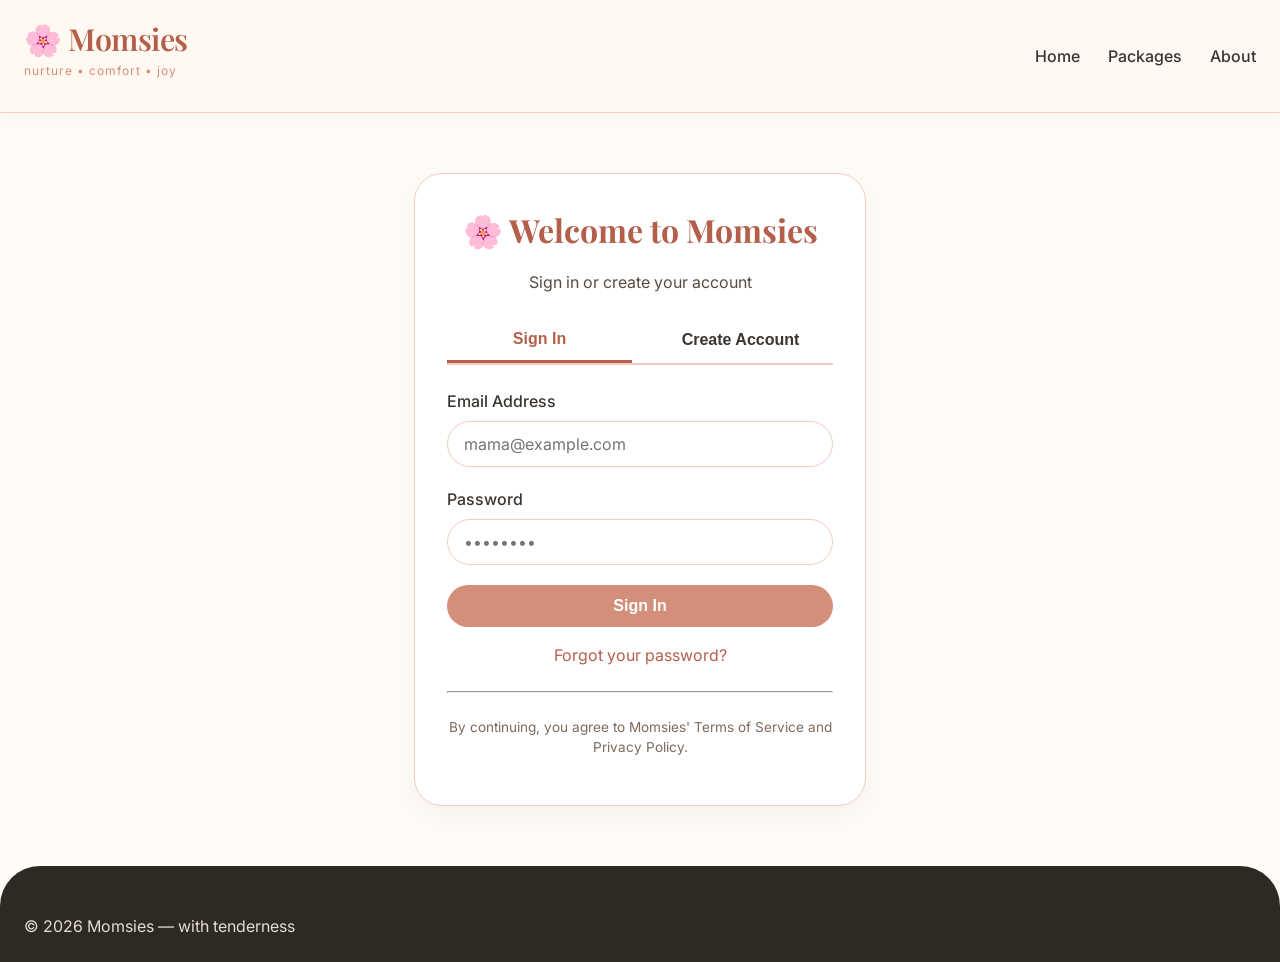
<file: account.html>
<!DOCTYPE html>
<html lang="en">

<head>
    <meta charset="UTF-8">
    <meta name="viewport" content="width=device-width, initial-scale=1.0">
    <title>My Account — Momsies</title>
    <link
        href="https://fonts.googleapis.com/css2?family=Inter:wght@300;400;500;600;700&family=Playfair+Display:wght@400;500;600;700&display=swap"
        rel="stylesheet">
    <link rel="stylesheet" href="https://cdnjs.cloudflare.com/ajax/libs/font-awesome/6.0.0-beta3/css/all.min.css">
    <link rel="stylesheet" href="style.css">
    <style>
        .cart-count {
            background-color: var(--deep-terracotta);
            color: white;
            border-radius: 50%;
            padding: 2px 8px;
            font-size: 12px;
            margin-left: 5px;
            display: none;
        }

        .welcome-banner {
            background: linear-gradient(135deg, var(--blush), var(--cream));
            border-radius: 32px;
            padding: 24px;
            margin-bottom: 32px;
            text-align: center;
        }
    </style>
</head>

<body>
    <div class="navbar">
        <div class="container nav-flex">
            <div class="logo">
                <h1>🌸 Momsies</h1>
                <p>nurture • comfort • joy</p>
            </div>
            <ul class="nav-links">
                <li><a href="index.html">Home</a></li>
                <li><a href="category.html">Packages</a></li>
                <li><a href="account.html">Account</a></li>
                <li><a href="cart.html">Cart 🛒 <span class="cart-count" id="cartCount">0</span></a></li>
            </ul>
            <button class="btn-primary" onclick="handleLogout()"><i class="fas fa-sign-out-alt"></i> Log Out</button>
        </div>
    </div>

    <div class="container" style="margin: 48px auto;">
        <div id="accountContent">
            <!-- Content will be loaded dynamically -->
        </div>
    </div>

    <footer>
        <div class="container footer-grid">
            <div><i class="fas fa-leaf"></i> Momsies — New Kingston, Jamaica<br>📧 hello@momsiesja.com</div>
            <div>© 2026 Momsies — with tenderness</div>
        </div>
    </footer>

    <script src="cart.js"></script>
    <script>
        // Get logged in user
        function getLoggedInUser() {
            const user = localStorage.getItem('momsiesLoggedInUser');
            if (user) {
                return JSON.parse(user);
            }
            return null;
        }

        // Check if user is logged in
        function checkAuth() {
            const user = getLoggedInUser();
            if (!user) {
                // Redirect to login if not logged in
                window.location.href = 'login.html';
            }
            return user;
        }

        // Display account page with user's email
        function displayAccount() {
            const user = checkAuth();
            if (!user) return;

            // Get full user details from users array
            const users = JSON.parse(localStorage.getItem('momsiesUsers')) || [];
            const fullUser = users.find(u => u.email === user.email);

            const accountContainer = document.getElementById('accountContent');

            accountContainer.innerHTML = `
                <div class="welcome-banner">
                    <i class="fas fa-heart" style="font-size: 2rem; color: var(--deep-terracotta);"></i>
                    <h1 style="margin: 16px 0;">Welcome back, ${fullUser ? fullUser.name : user.name}! 🌸</h1>
                    <p>We're so happy to see you, mama.</p>
                </div>
                
                <div class="checkout-grid">
                    <div>
                        <div class="card">
                            <h3><i class="fas fa-user-circle"></i> Profile Information</h3>
                            <div class="form-group">
                                <label>Full Name</label>
                                <input type="text" id="profileName" value="${fullUser ? fullUser.name : user.name}" readonly style="background: var(--warm-gray);">
                            </div>
                            <div class="form-group">
                                <label>Email Address</label>
                                <input type="email" id="profileEmail" value="${user.email}" readonly style="background: var(--warm-gray);">
                            </div>
                            <div class="form-group">
                                <label>Member Since</label>
                                <input type="text" value="${fullUser && fullUser.joinDate ? fullUser.joinDate : 'April 2026'}" readonly style="background: var(--warm-gray);">
                            </div>
                            <button class="btn-secondary" onclick="editProfile()">Edit Profile</button>
                        </div>
                        
                        <div class="card" style="margin-top: 24px;">
                            <h3><i class="fas fa-map-marker-alt"></i> Saved Addresses</h3>
                            <p><strong>Default Shipping Address:</strong><br>
                            ${fullUser && fullUser.address ? fullUser.address : 'No address saved yet'}</p>
                            <button class="btn-outline" onclick="addAddress()">Add New Address</button>
                        </div>
                    </div>
                    
                    <div>
                        <div class="card">
                            <h3><i class="fas fa-shopping-bag"></i> Recent Orders</h3>
                            <div id="recentOrders">
                                <p style="text-align: center; color: #7e6a5e;">No orders yet.</p>
                                <p style="text-align: center;"><a href="category.html">🌸 Start shopping 🌸</a></p>
                            </div>
                        </div>
                        
                        <div class="card" style="margin-top: 24px;">
                            <h3><i class="fas fa-gem"></i> Loyalty Rewards</h3>
                            <p>You have <strong>250 points</strong> — JMD 250 off your next purchase!</p>
                            <button class="btn-secondary" onclick="alert('🎁 Loyalty rewards coming soon! You\'ll be able to redeem points at checkout.')">Redeem Now</button>
                        </div>
                    </div>
                </div>
            `;
        }

        function editProfile() {
            const newName = prompt('Enter your new name:');
            if (newName && newName.trim()) {
                const user = getLoggedInUser();
                if (user) {
                    // Update in users array
                    const users = JSON.parse(localStorage.getItem('momsiesUsers')) || [];
                    const userIndex = users.findIndex(u => u.email === user.email);
                    if (userIndex !== -1) {
                        users[userIndex].name = newName.trim();
                        localStorage.setItem('momsiesUsers', JSON.stringify(users));
                    }
                    // Update logged in user
                    user.name = newName.trim();
                    localStorage.setItem('momsiesLoggedInUser', JSON.stringify(user));
                    alert('✅ Profile updated successfully!');
                    displayAccount();
                }
            }
        }

        function addAddress() {
            const newAddress = prompt('Enter your shipping address:');
            if (newAddress && newAddress.trim()) {
                const user = getLoggedInUser();
                if (user) {
                    const users = JSON.parse(localStorage.getItem('momsiesUsers')) || [];
                    const userIndex = users.findIndex(u => u.email === user.email);
                    if (userIndex !== -1) {
                        users[userIndex].address = newAddress.trim();
                        localStorage.setItem('momsiesUsers', JSON.stringify(users));
                        alert('✅ Address saved successfully!');
                        displayAccount();
                    }
                }
            }
        }

        function handleLogout() {
            localStorage.removeItem('momsiesLoggedInUser');
            alert('🌸 You have been logged out. Come back soon!');
            window.location.href = 'index.html';
        }

        function updateCartCountDisplay() {
            const cart = JSON.parse(localStorage.getItem('momsiesCart')) || [];
            const totalItems = cart.reduce((sum, item) => sum + item.quantity, 0);
            const cartCountSpan = document.getElementById('cartCount');
            if (totalItems > 0) {
                cartCountSpan.textContent = totalItems;
                cartCountSpan.style.display = 'inline-flex';
            } else {
                cartCountSpan.style.display = 'none';
            }
        }

        document.addEventListener('DOMContentLoaded', function () {
            displayAccount();
            updateCartCountDisplay();
        });
    </script>
</body>

</html>
</file>
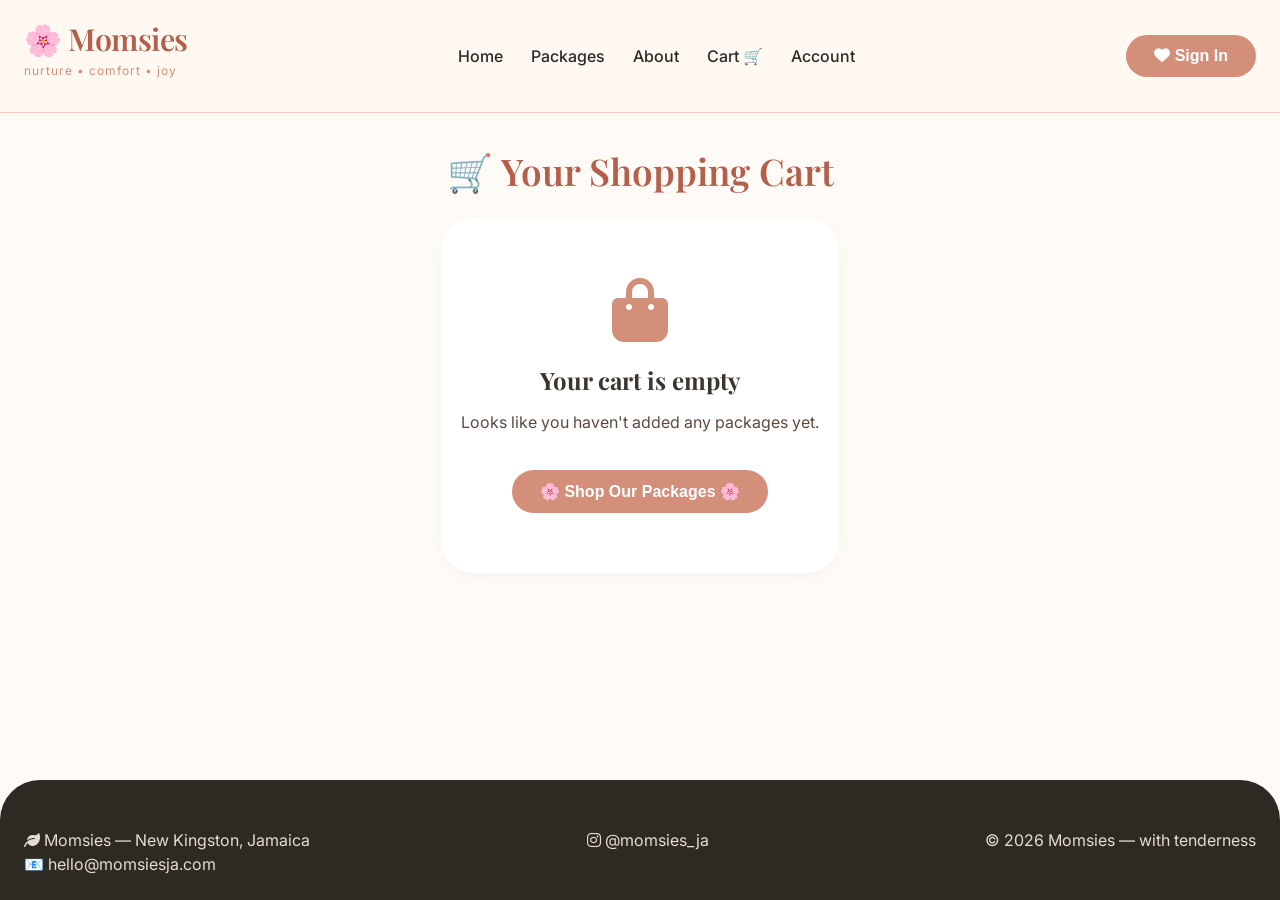
<file: cart.html>
<!DOCTYPE html>
<html lang="en">
<head>
    <meta charset="UTF-8">
    <meta name="viewport" content="width=device-width, initial-scale=1.0">
    <title>My Cart — Momsies</title>
    <link href="https://fonts.googleapis.com/css2?family=Inter:wght@300;400;500;600;700&family=Playfair+Display:wght@400;500;600;700&display=swap" rel="stylesheet">
    <link rel="stylesheet" href="https://cdnjs.cloudflare.com/ajax/libs/font-awesome/6.0.0-beta3/css/all.min.css">
    <link rel="stylesheet" href="style.css">
    <style>
        * {
            margin: 0;
            padding: 0;
            box-sizing: border-box;
        }
        
        html, body {
            height: 100%;
        }
        
        body {
            display: flex;
            flex-direction: column;
            min-height: 100vh;
            font-family: 'Inter', sans-serif;
            background: #fefaf5;
        }
        
        .cart-count {
            background-color: #b45f4b;
            color: white;
            border-radius: 50%;
            padding: 2px 8px;
            font-size: 12px;
            margin-left: 5px;
            display: none;
        }
        
        .user-greeting {
            display: flex;
            align-items: center;
            gap: 12px;
        }
        
        .user-name {
            font-weight: 500;
            color: #b45f4b;
        }
        
        .empty-cart {
            text-align: center;
            padding: 60px 20px;
            background: white;
            border-radius: 32px;
            margin: 20px 0;
            box-shadow: 0 5px 15px rgba(0,0,0,0.03);
        }
        
        .empty-cart i {
            font-size: 4rem;
            color: #d48f7b;
            margin-bottom: 20px;
        }
        
        .cart-item-img {
            width: 80px;
            height: 80px;
            object-fit: cover;
            border-radius: 16px;
        }
        
        .quantity-input {
            width: 70px;
            padding: 8px;
            border-radius: 20px;
            border: 1px solid #f7c9c0;
            text-align: center;
        }
        
        .cart-table {
            width: 100%;
            border-collapse: collapse;
            background: white;
            border-radius: 28px;
            overflow: hidden;
            margin: 20px 0;
        }
        
        .cart-table th, .cart-table td {
            padding: 16px;
            text-align: left;
            border-bottom: 1px solid #f7c9c0;
        }
        
        .cart-table th {
            background: #f5ede6;
            color: #b45f4b;
            font-weight: 600;
        }
        
        .cart-summary {
            background: #f5ede6;
            border-radius: 28px;
            padding: 24px;
            margin-top: 24px;
            margin-bottom: 40px;
        }
        
        .container {
            max-width: 1280px;
            margin: 0 auto;
            padding: 0 24px;
            flex: 1;
        }
        
        footer {
            background: #2d2a24;
            color: #e6dbd2;
            padding: 48px 0 24px;
            border-radius: 40px 40px 0 0;
            margin-top: auto;
        }
        
        .footer-grid {
            display: flex;
            flex-wrap: wrap;
            justify-content: space-between;
            gap: 32px;
        }
        
        .navbar {
            background: rgba(255, 249, 242, 0.96);
            backdrop-filter: blur(10px);
            position: sticky;
            top: 0;
            z-index: 100;
            padding: 16px 0;
            border-bottom: 1px solid #f7c9c0;
        }
        
        .nav-flex {
            display: flex;
            justify-content: space-between;
            align-items: center;
            flex-wrap: wrap;
            gap: 20px;
        }
        
        .logo h1 {
            font-size: 1.9rem;
            color: #b45f4b;
        }
        
        .nav-links {
            display: flex;
            gap: 28px;
            list-style: none;
            flex-wrap: wrap;
        }
        
        .nav-links a {
            text-decoration: none;
            color: #2d2a24;
            font-weight: 500;
        }
        
        .btn-primary {
            background: #d48f7b;
            color: white;
            padding: 12px 28px;
            border-radius: 40px;
            border: none;
            cursor: pointer;
            font-weight: 600;
        }
        
        .btn-outline {
            background: transparent;
            border: 1px solid #b45f4b;
            color: #b45f4b;
            padding: 8px 20px;
            border-radius: 40px;
            cursor: pointer;
        }
        
        .section-title {
            text-align: center;
            font-family: 'Playfair Display', serif;
            font-size: 2.3rem;
            color: #b45f4b;
            margin: 30px 0 20px;
        }
    </style>
</head>
<body>
    <div class="navbar">
        <div class="container nav-flex">
            <div class="logo">
                <h1>🌸 Momsies</h1>
                <p>nurture • comfort • joy</p>
            </div>
            <ul class="nav-links">
                <li><a href="index.html">Home</a></li>
                <li><a href="category.html">Packages</a></li>
                <li><a href="about.html">About</a></li>
                <li><a href="cart.html">Cart 🛒 <span class="cart-count" id="cartCount">0</span></a></li>
                <li><a href="account.html">Account</a></li>
            </ul>
            <div id="authSection"></div>
        </div>
    </div>

    <div class="container">
        <h1 class="section-title">🛒 Your Shopping Cart</h1>
        <div id="cartContainer"></div>
    </div>

    <footer>
        <div class="container footer-grid">
            <div><i class="fas fa-leaf"></i> Momsies — New Kingston, Jamaica<br>📧 hello@momsiesja.com</div>
            <div><i class="fab fa-instagram"></i> @momsies_ja</div>
            <div>© 2026 Momsies — with tenderness</div>
        </div>
    </footer>

    <script src="cart.js"></script>
    <script>
        // Display cart contents
        function displayCart() {
            const cartContainer = document.getElementById('cartContainer');
            
            // Get cart from localStorage
            let cart = [];
            const savedCart = localStorage.getItem('momsiesCart');
            
            if (savedCart) {
                try {
                    cart = JSON.parse(savedCart);
                } catch(e) {
                    cart = [];
                }
            }
            
            // If cart is empty
            if (!cart || cart.length === 0) {
                cartContainer.innerHTML = `
                    <div class="empty-cart">
                        <i class="fas fa-shopping-bag"></i>
                        <h3>Your cart is empty</h3>
                        <p>Looks like you haven't added any packages yet.</p>
                        <a href="category.html"><button class="btn-primary" style="margin-top: 20px;">🌸 Shop Our Packages 🌸</button></a>
                    </div>
                `;
                updateCartCount();
                return;
            }
            
            // Build cart table
            let cartHtml = `
                <table class="cart-table">
                    <thead>
                        <tr><th>Product</th><th>Price</th><th>Quantity</th><th>Subtotal</th><th></th></tr>
                    </thead>
                    <tbody>
            `;
            
            let total = 0;
            
            for (let i = 0; i < cart.length; i++) {
                const item = cart[i];
                const subtotal = item.price * item.quantity;
                total += subtotal;
                
                cartHtml += `
                    <tr>
                        <td style="display: flex; align-items: center; gap: 15px;">
                            <img src="${item.image}" alt="${item.name}" class="cart-item-img" onerror="this.src='https://placehold.co/100x100/f7c9c0/b45f4b?text=Product'">
                            <strong>${item.name}</strong>
                          </td>
                          <td>JMD ${item.price.toLocaleString()}</td>
                          <td>
                            <input type="number" value="${item.quantity}" min="1" class="quantity-input" onchange="updateQuantityInCart('${item.id}', this.value)">
                          </td>
                          <td>JMD ${subtotal.toLocaleString()}</td>
                          <td><button class="btn-outline" onclick="removeFromCartItem('${item.id}')">Remove</button></td>
                    </tr>
                `;
            }
            
            const shipping = total > 7000 ? 0 : 500;
            const grandTotal = total + shipping;
            
            cartHtml += `
                    </tbody>
                </table>
                
                <div class="cart-summary">
                    <h3>Order Summary</h3>
                    <div style="display: flex; justify-content: space-between; margin-bottom: 12px;">
                        <span>Subtotal:</span>
                        <span>JMD ${total.toLocaleString()}</span>
                    </div>
                    <div style="display: flex; justify-content: space-between; margin-bottom: 12px;">
                        <span>Shipping:</span>
                        <span>${shipping === 0 ? 'FREE' : 'JMD ' + shipping.toLocaleString()}</span>
                    </div>
                    ${total < 7000 ? '<p style="font-size: 0.8rem; color: #d48f7b; margin-bottom: 12px;">✨ Add JMD ' + (7000 - total).toLocaleString() + ' more for FREE shipping ✨</p>' : '<p style="font-size: 0.8rem; color: #b0bea9; margin-bottom: 12px;">🎉 You qualify for FREE shipping! 🎉</p>'}
                    <div style="display: flex; justify-content: space-between; margin-bottom: 12px; border-top: 1px solid #f7c9c0; padding-top: 12px;">
                        <span><strong>Total:</strong></span>
                        <span><strong>JMD ${grandTotal.toLocaleString()}</strong></span>
                    </div>
                    <a href="checkout.html"><button class="btn-primary" style="width: 100%; margin-top: 16px;">Proceed to Checkout →</button></a>
                    <button onclick="clearCartItems()" class="btn-outline" style="width: 100%; margin-top: 12px;">Clear Cart</button>
                    <a href="category.html" style="display: block; text-align: center; margin-top: 16px;">← Continue Shopping</a>
                </div>
            `;
            
            cartContainer.innerHTML = cartHtml;
            updateCartCount();
        }
        
        // Remove item
        function removeFromCartItem(productId) {
            let cart = JSON.parse(localStorage.getItem('momsiesCart')) || [];
            cart = cart.filter(item => item.id !== productId);
            localStorage.setItem('momsiesCart', JSON.stringify(cart));
            displayCart();
            updateCartCount();
        }
        
        // Update quantity
        function updateQuantityInCart(productId, newQuantity) {
            let cart = JSON.parse(localStorage.getItem('momsiesCart')) || [];
            const item = cart.find(item => item.id === productId);
            if (item) {
                newQuantity = parseInt(newQuantity);
                if (newQuantity <= 0) {
                    cart = cart.filter(i => i.id !== productId);
                } else {
                    item.quantity = newQuantity;
                }
                localStorage.setItem('momsiesCart', JSON.stringify(cart));
                displayCart();
                updateCartCount();
            }
        }
        
        // Clear cart
        function clearCartItems() {
            localStorage.removeItem('momsiesCart');
            displayCart();
            updateCartCount();
        }
        
        // Update cart count badge
        function updateCartCount() {
            const cart = JSON.parse(localStorage.getItem('momsiesCart')) || [];
            const totalItems = cart.reduce((sum, item) => sum + item.quantity, 0);
            const cartCountSpan = document.getElementById('cartCount');
            if (cartCountSpan) {
                if (totalItems > 0) {
                    cartCountSpan.textContent = totalItems;
                    cartCountSpan.style.display = 'inline-flex';
                } else {
                    cartCountSpan.style.display = 'none';
                }
            }
        }
        
        // Auth functions
        function updateAuthSection() {
            const authSection = document.getElementById('authSection');
            if (!authSection) return;
            const loggedInUser = localStorage.getItem('momsiesLoggedInUser');
            
            if (loggedInUser) {
                const user = JSON.parse(loggedInUser);
                authSection.innerHTML = '<div class="user-greeting"><span class="user-name"><i class="fas fa-heart"></i> Hello, ' + user.name + '!</span><button class="btn-outline" onclick="handleLogout()" style="padding: 6px 16px;">Sign Out</button></div>';
            } else {
                authSection.innerHTML = '<a href="login.html"><button class="btn-primary"><i class="fas fa-heart"></i> Sign In</button></a>';
            }
        }
        
        function handleLogout() {
            localStorage.removeItem('momsiesLoggedInUser');
            alert('🌸 You have been logged out. Come back soon!');
            updateAuthSection();
            updateCartCount();
            displayCart();
        }
        
        // Make functions global
        window.removeFromCartItem = removeFromCartItem;
        window.updateQuantityInCart = updateQuantityInCart;
        window.clearCartItems = clearCartItems;
        window.handleLogout = handleLogout;
        
        // Page load
        document.addEventListener('DOMContentLoaded', function() {
            updateAuthSection();
            displayCart();
        });
    </script>
</body>
</html>
</file>
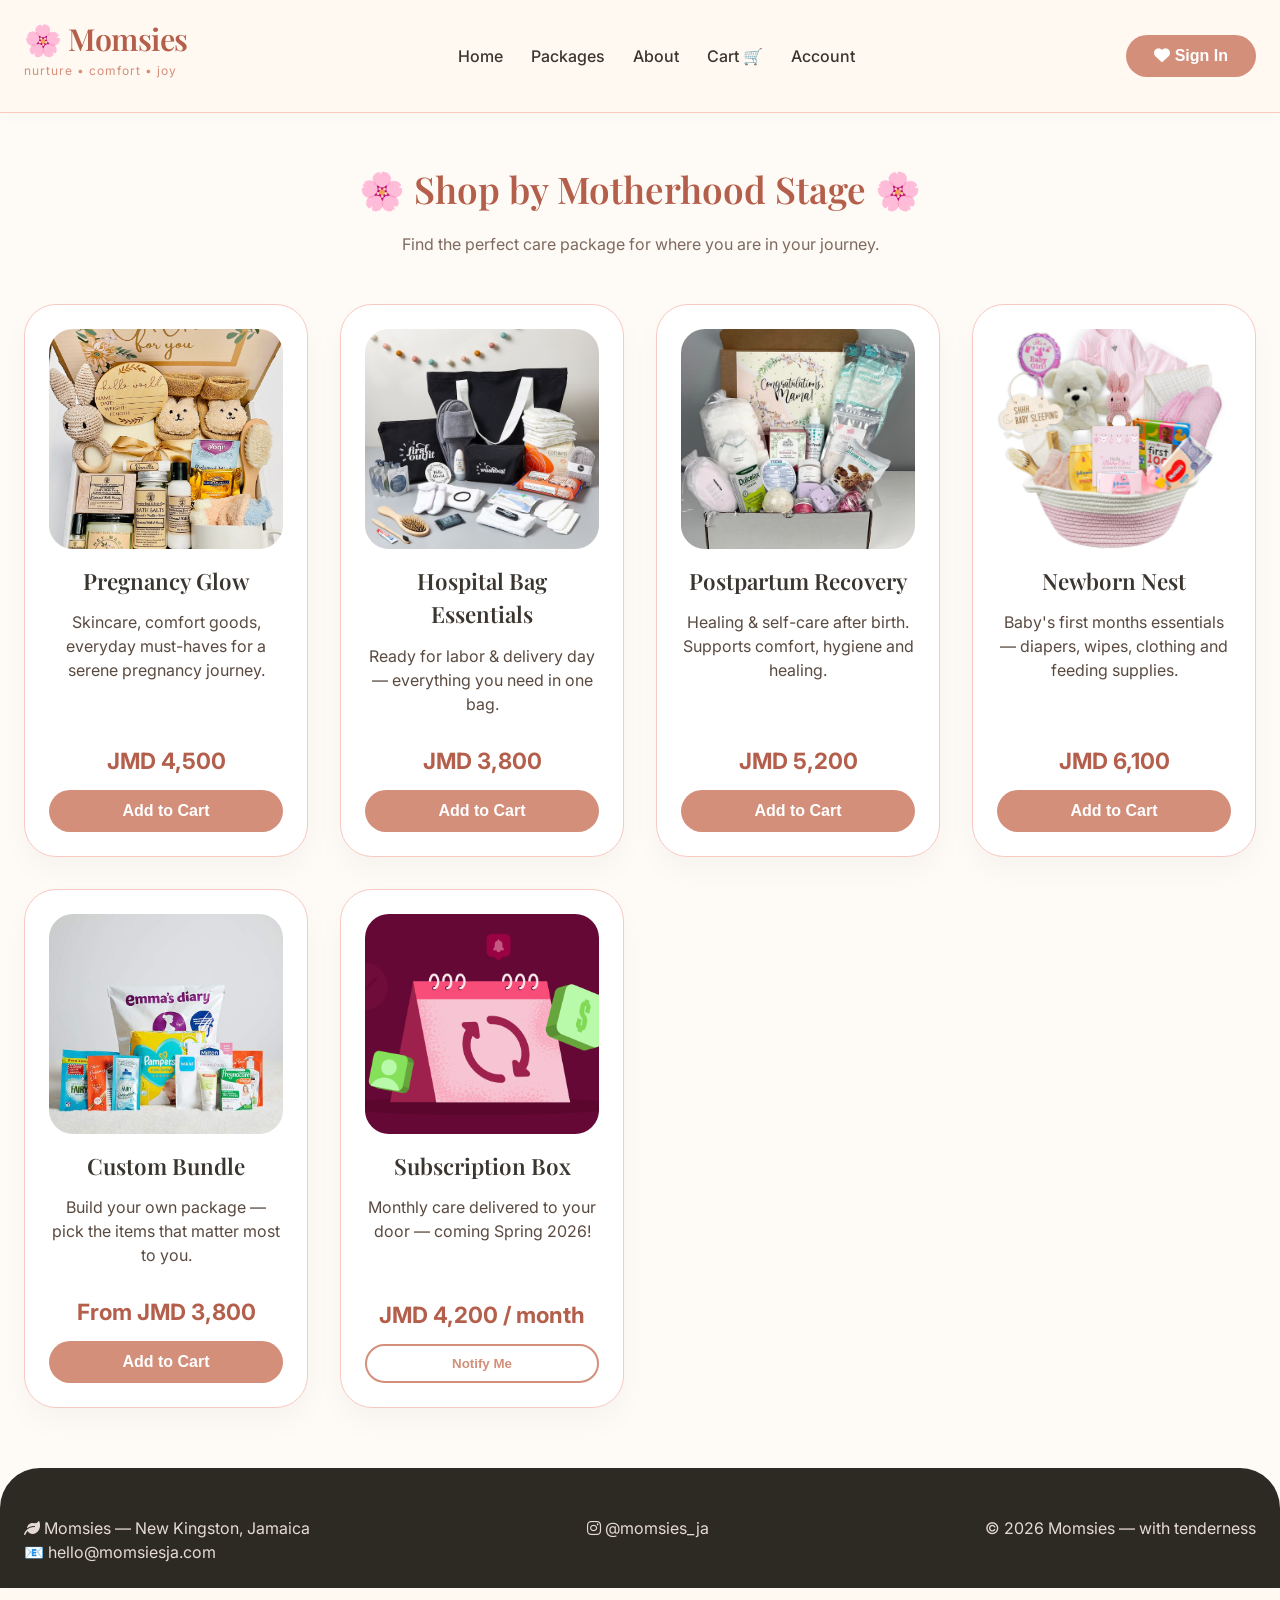
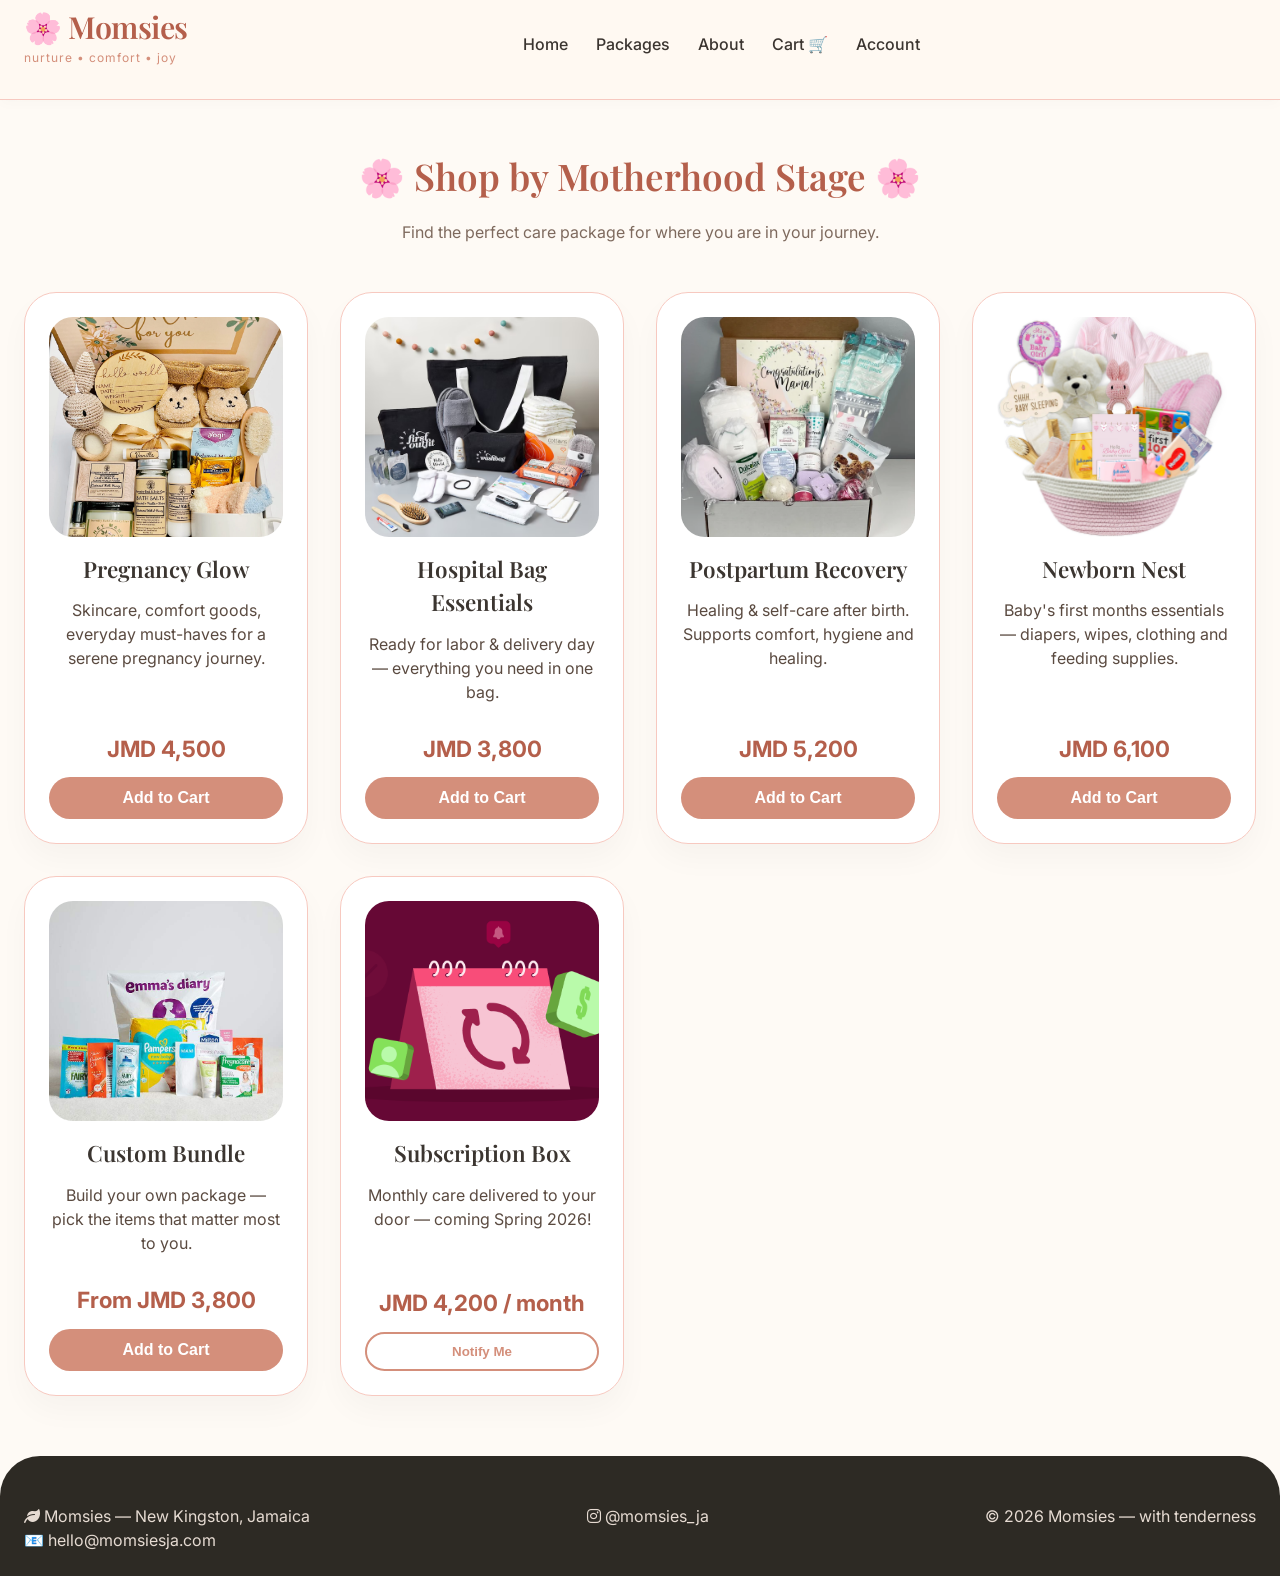
<file: category.html>
<!DOCTYPE html>
<html lang="en">

<head>
    <meta charset="UTF-8">
    <meta name="viewport" content="width=device-width, initial-scale=1.0">
    <title>Shop by Stage — Momsies</title>
    <link
        href="https://fonts.googleapis.com/css2?family=Inter:wght@300;400;500;600;700&family=Playfair+Display:wght@400;500;600;700&display=swap"
        rel="stylesheet">
    <link rel="stylesheet" href="https://cdnjs.cloudflare.com/ajax/libs/font-awesome/6.0.0-beta3/css/all.min.css">
    <link rel="stylesheet" href="style.css">
    <style>
        .cart-count {
            background-color: var(--deep-terracotta);
            color: white;
            border-radius: 50%;
            padding: 2px 8px;
            font-size: 12px;
            margin-left: 5px;
            display: none;
        }

        .user-greeting {
            display: flex;
            align-items: center;
            gap: 12px;
        }

        .user-name {
            font-weight: 500;
            color: var(--deep-terracotta);
        }
    </style>
</head>

<body>
    <div class="navbar">
        <div class="container nav-flex">
            <div class="logo">
                <h1>🌸 Momsies</h1>
                <p>nurture • comfort • joy</p>
            </div>
            <ul class="nav-links">
                <li><a href="index.html">Home</a></li>
                <li><a href="category.html">Packages</a></li>
                <li><a href="about.html">About</a></li>
                <li><a href="cart.html">Cart 🛒 <span class="cart-count" id="cartCount">0</span></a></li>
                <li><a href="account.html">Account</a></li>
            </ul>
            <div id="authSection"></div>
        </div>
    </div>

    <div class="container">
        <h1 class="section-title" style="margin-top: 48px;">🌸 Shop by Motherhood Stage 🌸</h1>
        <p class="section-sub">Find the perfect care package for where you are in your journey.</p>

        <div class="product-grid">
            <div class="product-card">
                <img src="Pregnancy Glow (inside box).jpg.webp" alt="Pregnancy care package" class="product-img">
                <h3>Pregnancy Glow</h3>
                <p>Skincare, comfort goods, everyday must-haves for a serene pregnancy journey.</p>
                <div class="price">JMD 4,500</div>
                <button class="btn-primary"
                    onclick="addProductToCart('pregnancy_001', 'Pregnancy Glow Package', 4500, 'Pregnancy Glow (inside box).jpg.webp')">Add
                    to Cart</button>
            </div>

            <div class="product-card">
                <img src="preganncy package hospital.jpg.avif" alt="Hospital bag essentials" class="product-img">
                <h3>Hospital Bag Essentials</h3>
                <p>Ready for labor & delivery day — everything you need in one bag.</p>
                <div class="price">JMD 3,800</div>
                <button class="btn-primary"
                    onclick="addProductToCart('hospital_001', 'Hospital Bag Essentials', 3800, 'preganncy package hospital.jpg.avif')">Add
                    to Cart</button>
            </div>

            <div class="product-card">
                <img src="postpartum 2.jpg.webp" alt="Postpartum recovery package" class="product-img">
                <h3>Postpartum Recovery</h3>
                <p>Healing & self-care after birth. Supports comfort, hygiene and healing.</p>
                <div class="price">JMD 5,200</div>
                <button class="btn-primary"
                    onclick="addProductToCart('postpartum_001', 'Postpartum Recovery Package', 5200, 'postpartum 2.jpg.webp')">Add
                    to Cart</button>
            </div>

            <div class="product-card">
                <img src="newborn package 2.jpg" alt="Newborn baby package" class="product-img">
                <h3>Newborn Nest</h3>
                <p>Baby's first months essentials — diapers, wipes, clothing and feeding supplies.</p>
                <div class="price">JMD 6,100</div>
                <button class="btn-primary"
                    onclick="addProductToCart('newborn_001', 'Newborn Nest Package', 6100, 'newborn package 2.jpg')">Add
                    to Cart</button>
            </div>

            <div class="product-card">
                <img src="custum bundle.jpg" alt="Custom care bundle" class="product-img">
                <h3>Custom Bundle</h3>
                <p>Build your own package — pick the items that matter most to you.</p>
                <div class="price">From JMD 3,800</div>
                <button class="btn-primary"
                    onclick="addProductToCart('custom_001', 'Custom Bundle', 3800, 'custum bundle.jpg')">Add
                    to Cart</button>
            </div>

            <div class="product-card">
                <img src="subscription-apps-meta.png" alt="Subscription box" class="product-img">
                <h3>Subscription Box</h3>
                <p>Monthly care delivered to your door — coming Spring 2026!</p>
                <div class="price">JMD 4,200 / month</div>
                <button class="btn-secondary"
                    onclick="alert('📅 Subscription boxes coming Spring 2026! Join our waitlist.')">Notify Me</button>
            </div>
        </div>
    </div>

    <footer>
        <div class="container footer-grid">
            <div><i class="fas fa-leaf"></i> Momsies — New Kingston, Jamaica<br>📧 hello@momsiesja.com</div>
            <div><i class="fab fa-instagram"></i> @momsies_ja</div>
            <div>© 2026 Momsies — with tenderness</div>
        </div>
    </footer>

    <script src="cart.js"></script>
    <script>
        function addProductToCart(id, name, price, image) {
            // Use the global addToCart function from cart.js
            if (typeof addToCart === 'function') {
                addToCart(id, name, price, image);
            } else {
                // Fallback if cart.js not loaded
                let cart = JSON.parse(localStorage.getItem('momsiesCart')) || [];
                const existing = cart.find(item => item.id === id);
                if (existing) {
                    existing.quantity += 1;
                } else {
                    cart.push({ id: id, name: name, price: price, image: image, quantity: 1 });
                }
                localStorage.setItem('momsiesCart', JSON.stringify(cart));
                alert(name + ' added to cart!');
            }
            updateCartCountDisplay();
        }

        function updateCartCountDisplay() {
            const cart = JSON.parse(localStorage.getItem('momsiesCart')) || [];
            const totalItems = cart.reduce((sum, item) => sum + item.quantity, 0);
            const cartCountSpan = document.getElementById('cartCount');
            if (cartCountSpan) {
                if (totalItems > 0) {
                    cartCountSpan.textContent = totalItems;
                    cartCountSpan.style.display = 'inline-flex';
                } else {
                    cartCountSpan.style.display = 'none';
                }
            }
        }

        function updateAuthSection() {
            const authSection = document.getElementById('authSection');
            if (!authSection) return;
            const loggedInUser = localStorage.getItem('momsiesLoggedInUser');

            if (loggedInUser) {
                const user = JSON.parse(loggedInUser);
                authSection.innerHTML = '<div class="user-greeting"><span class="user-name"><i class="fas fa-heart"></i> Hello, ' + user.name + '!</span><button class="btn-outline" onclick="handleLogout()" style="padding: 6px 16px;">Sign Out</button></div>';
            } else {
                authSection.innerHTML = '<a href="login.html"><button class="btn-primary"><i class="fas fa-heart"></i> Sign In</button></a>';
            }
        }

        function handleLogout() {
            localStorage.removeItem('momsiesLoggedInUser');
            alert('🌸 You have been logged out. Come back soon!');
            updateAuthSection();
            updateCartCountDisplay();
        }

        document.addEventListener('DOMContentLoaded', function () {
            updateAuthSection();
            updateCartCountDisplay();
        });
    </script>
</body>

</html><body>
    <div class="navbar">
        <div class="container nav-flex">
            <div class="logo">
                <h1>🌸 Momsies</h1>
                <p>nurture • comfort • joy</p>
            </div>
            <ul class="nav-links">
                <li><a href="index.html">Home</a></li>
                <li><a href="category.html">Packages</a></li>
                <li><a href="about.html">About</a></li>
                <li><a href="cart.html">Cart 🛒 <span class="cart-count" id="cartCount">0</span></a></li>
                <li><a href="account.html">Account</a></li>
            </ul>
            <div id="authSection"></div>
        </div>
    </div>

    <div class="container">
        <h1 class="section-title" style="margin-top: 48px;">🌸 Shop by Motherhood Stage 🌸</h1>
        <p class="section-sub">Find the perfect care package for where you are in your journey.</p>

        <div class="product-grid">
            <div class="product-card">
                <img src="Pregnancy Glow (inside box).jpg.webp" alt="Pregnancy care package" class="product-img">
                <h3>Pregnancy Glow</h3>
                <p>Skincare, comfort goods, everyday must-haves for a serene pregnancy journey.</p>
                <div class="price">JMD 4,500</div>
                <button class="btn-primary"
                    onclick="addProductToCart('pregnancy_001', 'Pregnancy Glow Package', 4500, 'Pregnancy Glow (inside box).jpg.webp')">Add
                    to Cart</button>
            </div>

            <div class="product-card">
                <img src="preganncy package hospital.jpg.avif" alt="Hospital bag essentials" class="product-img">
                <h3>Hospital Bag Essentials</h3>
                <p>Ready for labor & delivery day — everything you need in one bag.</p>
                <div class="price">JMD 3,800</div>
                <button class="btn-primary" onclick="addProductToCart('hospital_001', 'Hospital Bag Essentials', 3800, 'preganncy package hospital.jpg.avif')">Add
                    to Cart</button>
            </div>

            <div class="product-card">
                <img src="postpartum 2.jpg.webp" alt="Postpartum recovery package" class="product-img">
                <h3>Postpartum Recovery</h3>
                <p>Healing & self-care after birth. Supports comfort, hygiene and healing.</p>
                <div class="price">JMD 5,200</div>
                <button class="btn-primary"
                    onclick="addProductToCart('postpartum_001', 'Postpartum Recovery Package', 5200, 'postpartum 2.jpg.webp')">Add
                    to Cart</button>
            </div>

            <div class="product-card">
                <img src="newborn package 2.jpg" alt="Newborn baby package" class="product-img">
                <h3>Newborn Nest</h3>
                <p>Baby's first months essentials — diapers, wipes, clothing and feeding supplies.</p>
                <div class="price">JMD 6,100</div>
                <button class="btn-primary"
                    onclick="addProductToCart('newborn_001', 'Newborn Nest Package', 6100, 'newborn package 2.jpg')">Add
                    to Cart</button>
            </div>

            <div class="product-card">
                <img src="custum bundle.jpg" alt="Custom care bundle" class="product-img">
                <h3>Custom Bundle</h3>
                <p>Build your own package — pick the items that matter most to you.</p>
                <div class="price">From JMD 3,800</div>
                <button class="btn-primary"
                    onclick="addProductToCart('custom_001', 'Custom Bundle', 3800, 'custum bundle.jpg')">Add
                    to Cart</button>
            </div>

            <div class="product-card">
                <img src="subscription-apps-meta.png" alt="Subscription box" class="product-img">
                <h3>Subscription Box</h3>
                <p>Monthly care delivered to your door — coming Spring 2026!</p>
                <div class="price">JMD 4,200 / month</div>
                <button class="btn-secondary"
                    onclick="alert('📅 Subscription boxes coming Spring 2026! Join our waitlist.')">Notify Me</button>
            </div>
        </div>
    </div>

    <footer>
        <div class="container footer-grid">
            <div><i class="fas fa-leaf"></i> Momsies — New Kingston, Jamaica<br>📧 hello@momsiesja.com</div>
            <div><i class="fab fa-instagram"></i> @momsies_ja</div>
            <div>© 2026 Momsies — with tenderness</div>
        </div>
    </footer>

    <script src="cart.js"></script>
    <script>
        function addProductToCart(id, name, price, image) {
            if (typeof addToCart === 'function') {
                addToCart(id, name, price, image);
            } else {
                let cart = JSON.parse(localStorage.getItem('momsiesCart')) || [];
                const existing = cart.find(item => item.id === id);
                if (existing) {
                    existing.quantity += 1;
                } else {
                    cart.push({ id: id, name: name, price: price, image: image, quantity: 1 });
                }
                localStorage.setItem('momsiesCart', JSON.stringify(cart));
                alert(name + ' added to cart!');
            }
            updateCartCountDisplay();
        }

        function updateCartCountDisplay() {
            const cart = JSON.parse(localStorage.getItem('momsiesCart')) || [];
            const totalItems = cart.reduce((sum, item) => sum + item.quantity, 0);
            const cartCountSpan = document.getElementById('cartCount');
            if (cartCountSpan) {
                if (totalItems > 0) {
                    cartCountSpan.textContent = totalItems;
                    cartCountSpan.style.display = 'inline-flex';
                } else {
                    cartCountSpan.style.display = 'none';
                }
            }
        }

        function updateAuthSection() {
            const authSection = document.getElementById('authSection');
            if (!authSection) return;
            const loggedInUser = localStorage.getItem('momsiesLoggedInUser');

            if (loggedInUser) {
                const user = JSON.parse(loggedInUser);
                authSection.innerHTML = '<div class="user-greeting"><span class="user-name"><i class="fas fa-heart"></i> Hello, ' + user.name + '!</span><button class="btn-outline" onclick="handleLogout()" style="padding: 6px 16px;">Sign Out</button></div>';
            } else {
                authSection.innerHTML = '<a href="login.html"><button class="btn-primary"><i class="fas fa-heart"></i> Sign In</button></a>';
            }
        }

        function handleLogout() {
            localStorage.removeItem('momsiesLoggedInUser');
            alert('🌸 You have been logged out. Come back soon!');
            updateAuthSection();
            updateCartCountDisplay();
        }

        document.addEventListener('DOMContentLoaded', function () {
            updateAuthSection();
            updateCartCountDisplay();
        });
    </script>
</body>

</html>
</file>
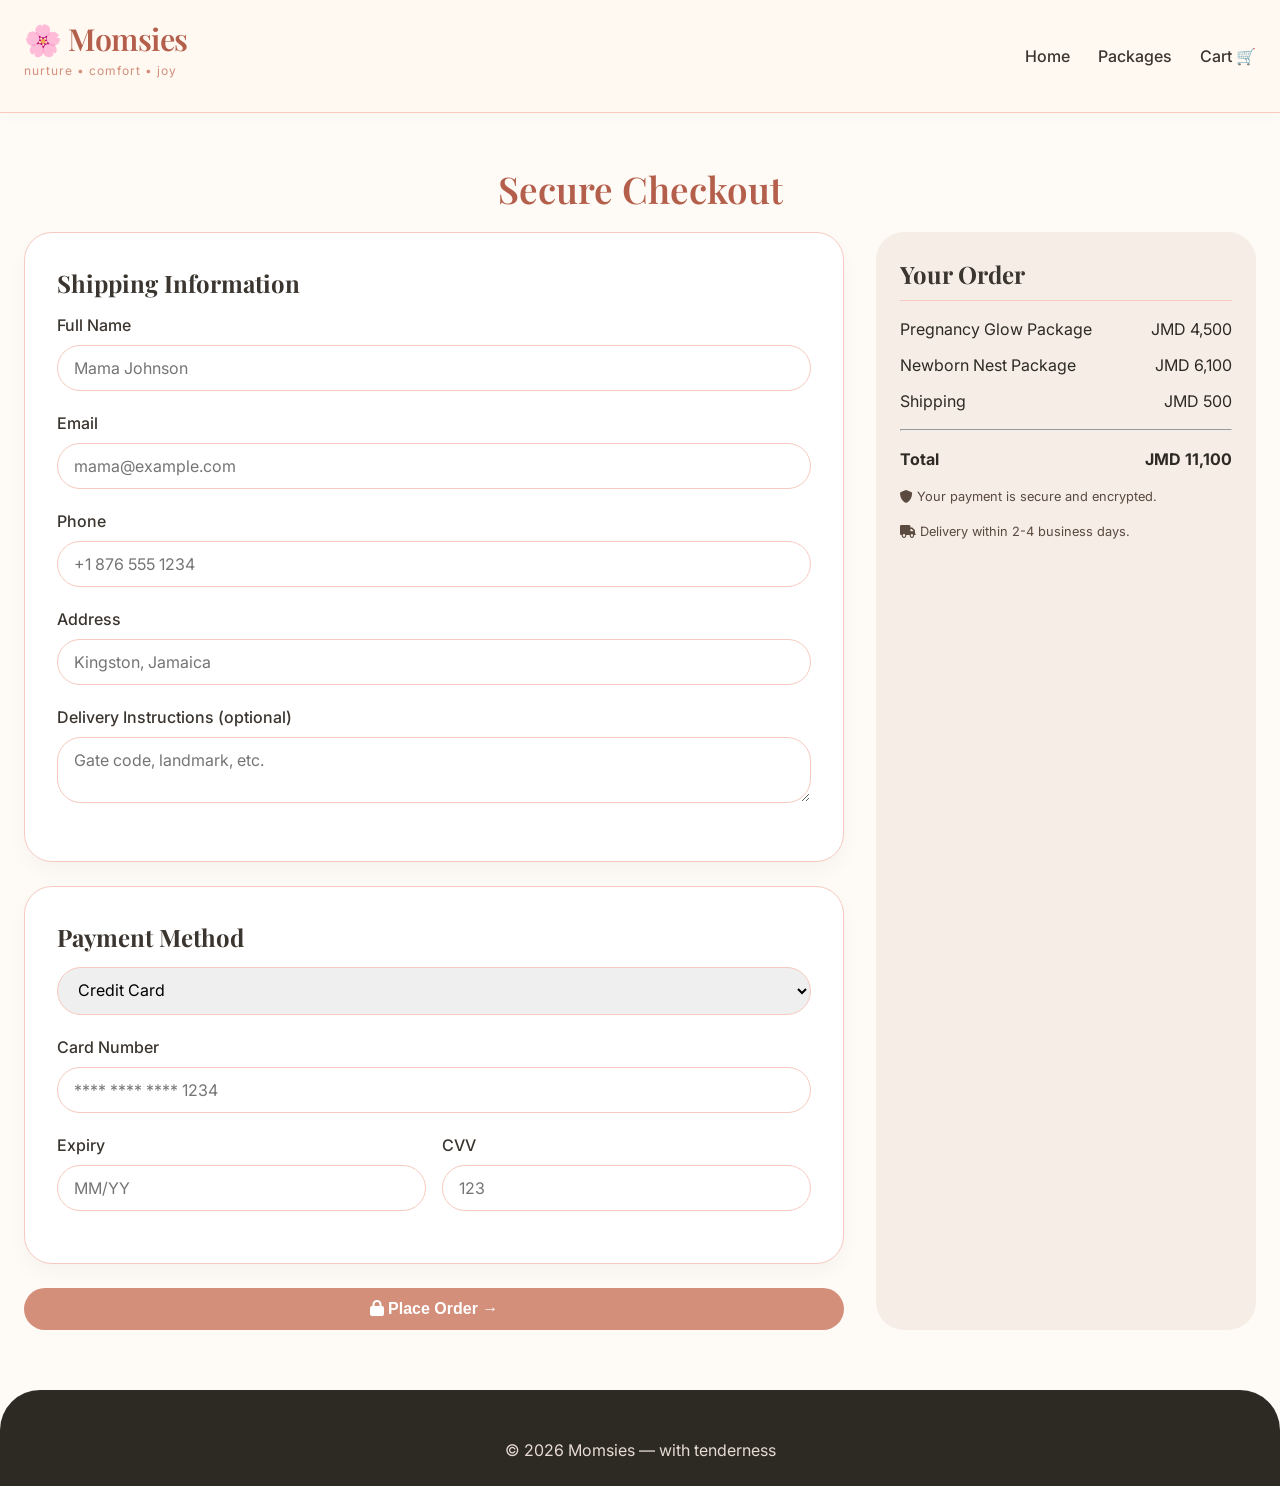
<file: checkout.html>
<!DOCTYPE html>
<html lang="en">

<head>
    <meta charset="UTF-8">
    <meta name="viewport" content="width=device-width, initial-scale=1.0">
    <title>Secure Checkout — Momsies</title>
    <link
        href="https://fonts.googleapis.com/css2?family=Inter:wght@300;400;500;600;700&family=Playfair+Display:wght@400;500;600;700&display=swap"
        rel="stylesheet">
    <link rel="stylesheet" href="https://cdnjs.cloudflare.com/ajax/libs/font-awesome/6.0.0-beta3/css/all.min.css">
    <link rel="stylesheet" href="style.css">
</head>

<body>
    <div class="navbar">
        <div class="container nav-flex">
            <div class="logo">
                <h1>🌸 Momsies</h1>
                <p>nurture • comfort • joy</p>
            </div>
            <ul class="nav-links">
                <li><a href="index.html">Home</a></li>
                <li><a href="category.html">Packages</a></li>
                <li><a href="cart.html">Cart 🛒</a></li>
            </ul>
        </div>
    </div>

    <div class="container" style="margin: 48px auto;">
        <h1 class="section-title">Secure Checkout</h1>

        <div class="checkout-grid">
            <div>
                <div class="card">
                    <h3>Shipping Information</h3>
                    <div class="form-group"><label>Full Name</label><input type="text" placeholder="Mama Johnson"></div>
                    <div class="form-group"><label>Email</label><input type="email" placeholder="mama@example.com">
                    </div>
                    <div class="form-group"><label>Phone</label><input type="tel" placeholder="+1 876 555 1234"></div>
                    <div class="form-group"><label>Address</label><input type="text" placeholder="Kingston, Jamaica">
                    </div>
                    <div class="form-group"><label>Delivery Instructions (optional)</label><textarea rows="2"
                            placeholder="Gate code, landmark, etc."></textarea></div>
                </div>

                <div class="card" style="margin-top: 24px;">
                    <h3>Payment Method</h3>
                    <div class="form-group">
                        <select>
                            <option>Credit Card</option>
                            <option>PayPal</option>
                            <option>Bank Transfer</option>
                            <option>Cash on Delivery</option>
                        </select>
                    </div>
                    <div class="form-group"><label>Card Number</label><input type="text"
                            placeholder="**** **** **** 1234"></div>
                    <div style="display: flex; gap: 16px;">
                        <div class="form-group" style="flex:1"><label>Expiry</label><input placeholder="MM/YY"></div>
                        <div class="form-group" style="flex:1"><label>CVV</label><input placeholder="123"></div>
                    </div>
                </div>

                <a href="thank-you.html"><button class="btn-primary" style="width: 100%; margin-top: 24px;"><i
                            class="fas fa-lock"></i> Place Order →</button></a>
            </div>

            <div class="order-summary">
                <h3>Your Order</h3>
                <div class="order-item"><span>Pregnancy Glow Package</span><span>JMD 4,500</span></div>
                <div class="order-item"><span>Newborn Nest Package</span><span>JMD 6,100</span></div>
                <div class="order-item"><span>Shipping</span><span>JMD 500</span></div>
                <hr style="margin: 16px 0;">
                <div class="order-item"><strong>Total</strong><strong>JMD 11,100</strong></div>
                <p style="font-size: 0.8rem; margin-top: 16px;"><i class="fas fa-shield-alt"></i> Your payment is secure
                    and encrypted.</p>
                <p style="font-size: 0.8rem;"><i class="fas fa-truck"></i> Delivery within 2-4 business days.</p>
            </div>
        </div>
    </div>

    <footer>
        <div class="container">
            <div style="text-align: center;">© 2026 Momsies — with tenderness</div>
        </div>
    </footer>
</body>

</html>
</file>
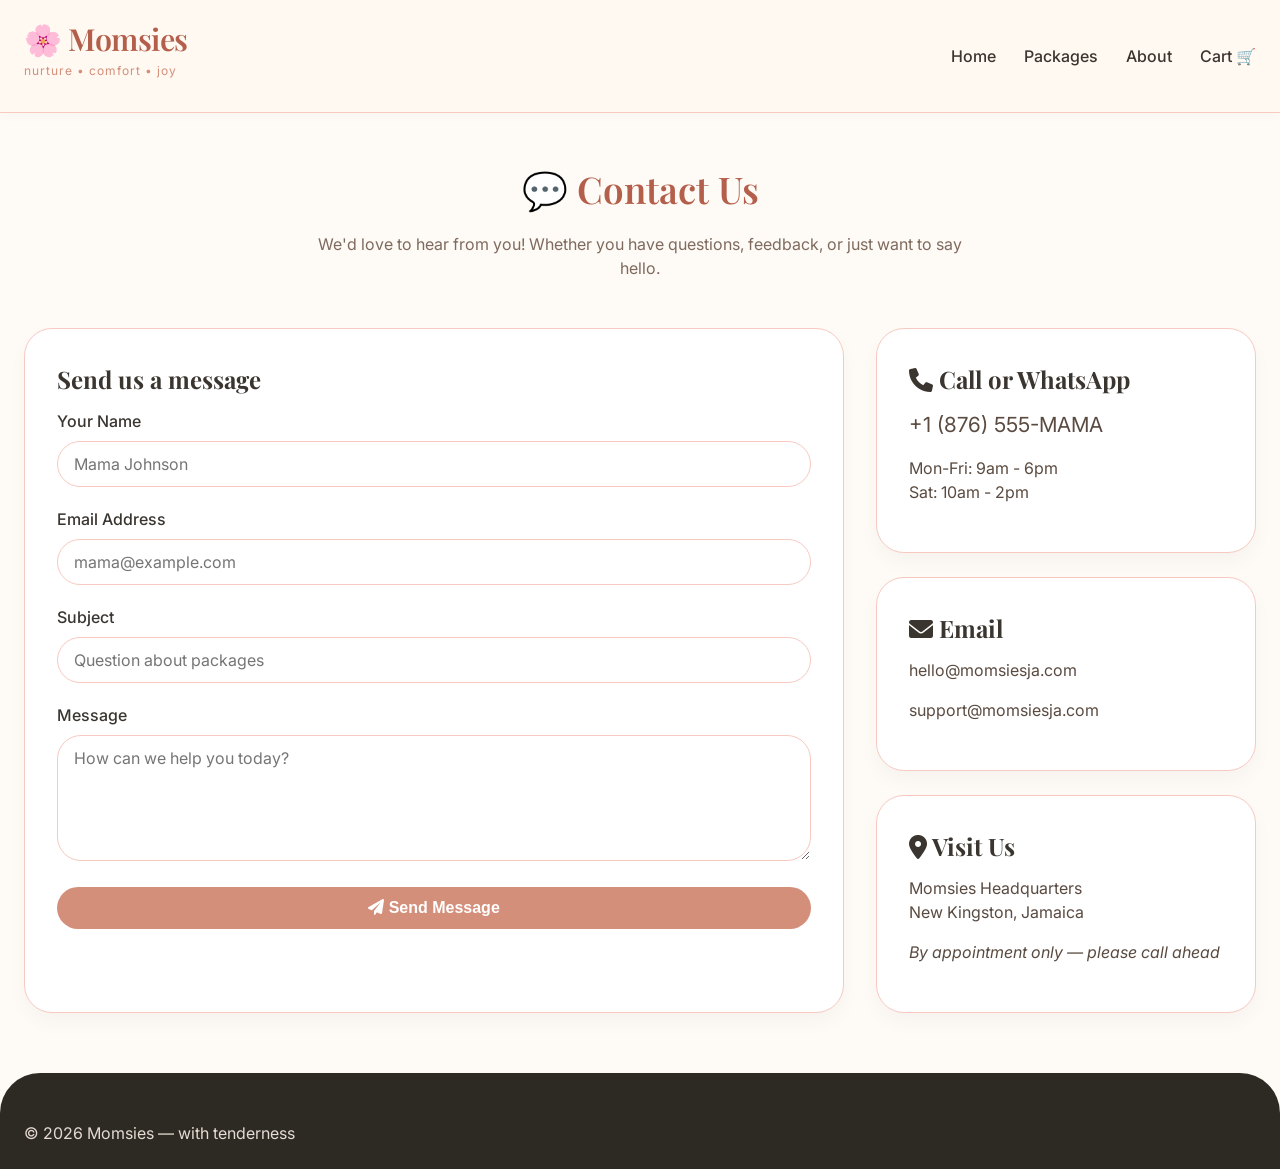
<file: contact.html>
<!DOCTYPE html>
<html lang="en">

<head>
    <meta charset="UTF-8">
    <meta name="viewport" content="width=device-width, initial-scale=1.0">
    <title>Contact Momsies — We're Here for You</title>
    <link
        href="https://fonts.googleapis.com/css2?family=Inter:wght@300;400;500;600;700&family=Playfair+Display:wght@400;500;600;700&display=swap"
        rel="stylesheet">
    <link rel="stylesheet" href="https://cdnjs.cloudflare.com/ajax/libs/font-awesome/6.0.0-beta3/css/all.min.css">
    <link rel="stylesheet" href="style.css">
</head>

<body>
    <div class="navbar">
        <div class="container nav-flex">
            <div class="logo">
                <h1>🌸 Momsies</h1>
                <p>nurture • comfort • joy</p>
            </div>
            <ul class="nav-links">
                <li><a href="index.html">Home</a></li>
                <li><a href="category.html">Packages</a></li>
                <li><a href="about.html">About</a></li>
                <li><a href="cart.html">Cart 🛒</a></li>
            </ul>
        </div>
    </div>

    <div class="container" style="margin: 48px auto;">
        <h1 class="section-title">💬 Contact Us</h1>
        <p class="section-sub">We'd love to hear from you! Whether you have questions, feedback, or just want to say
            hello.</p>

        <div class="checkout-grid">
            <div class="card">
                <h3>Send us a message</h3>
                <div class="form-group"><label>Your Name</label><input type="text" placeholder="Mama Johnson"></div>
                <div class="form-group"><label>Email Address</label><input type="email" placeholder="mama@example.com">
                </div>
                <div class="form-group"><label>Subject</label><input type="text" placeholder="Question about packages">
                </div>
                <div class="form-group"><label>Message</label><textarea rows="5"
                        placeholder="How can we help you today?"></textarea></div>
                <button class="btn-primary" style="width: 100%;"><i class="fas fa-paper-plane"></i> Send
                    Message</button>
            </div>

            <div>
                <div class="card" style="margin-bottom: 24px;">
                    <h3><i class="fas fa-phone"></i> Call or WhatsApp</h3>
                    <p style="font-size: 1.3rem;">+1 (876) 555-MAMA</p>
                    <p>Mon-Fri: 9am - 6pm<br>Sat: 10am - 2pm</p>
                </div>

                <div class="card" style="margin-bottom: 24px;">
                    <h3><i class="fas fa-envelope"></i> Email</h3>
                    <p>hello@momsiesja.com</p>
                    <p>support@momsiesja.com</p>
                </div>

                <div class="card">
                    <h3><i class="fas fa-map-marker-alt"></i> Visit Us</h3>
                    <p>Momsies Headquarters<br>New Kingston, Jamaica</p>
                    <p><em>By appointment only — please call ahead</em></p>
                </div>
            </div>
        </div>
    </div>

    <footer>
        <div class="container footer-grid">
            <div>© 2026 Momsies — with tenderness</div>
        </div>
    </footer>
</body>

</html>
</file>
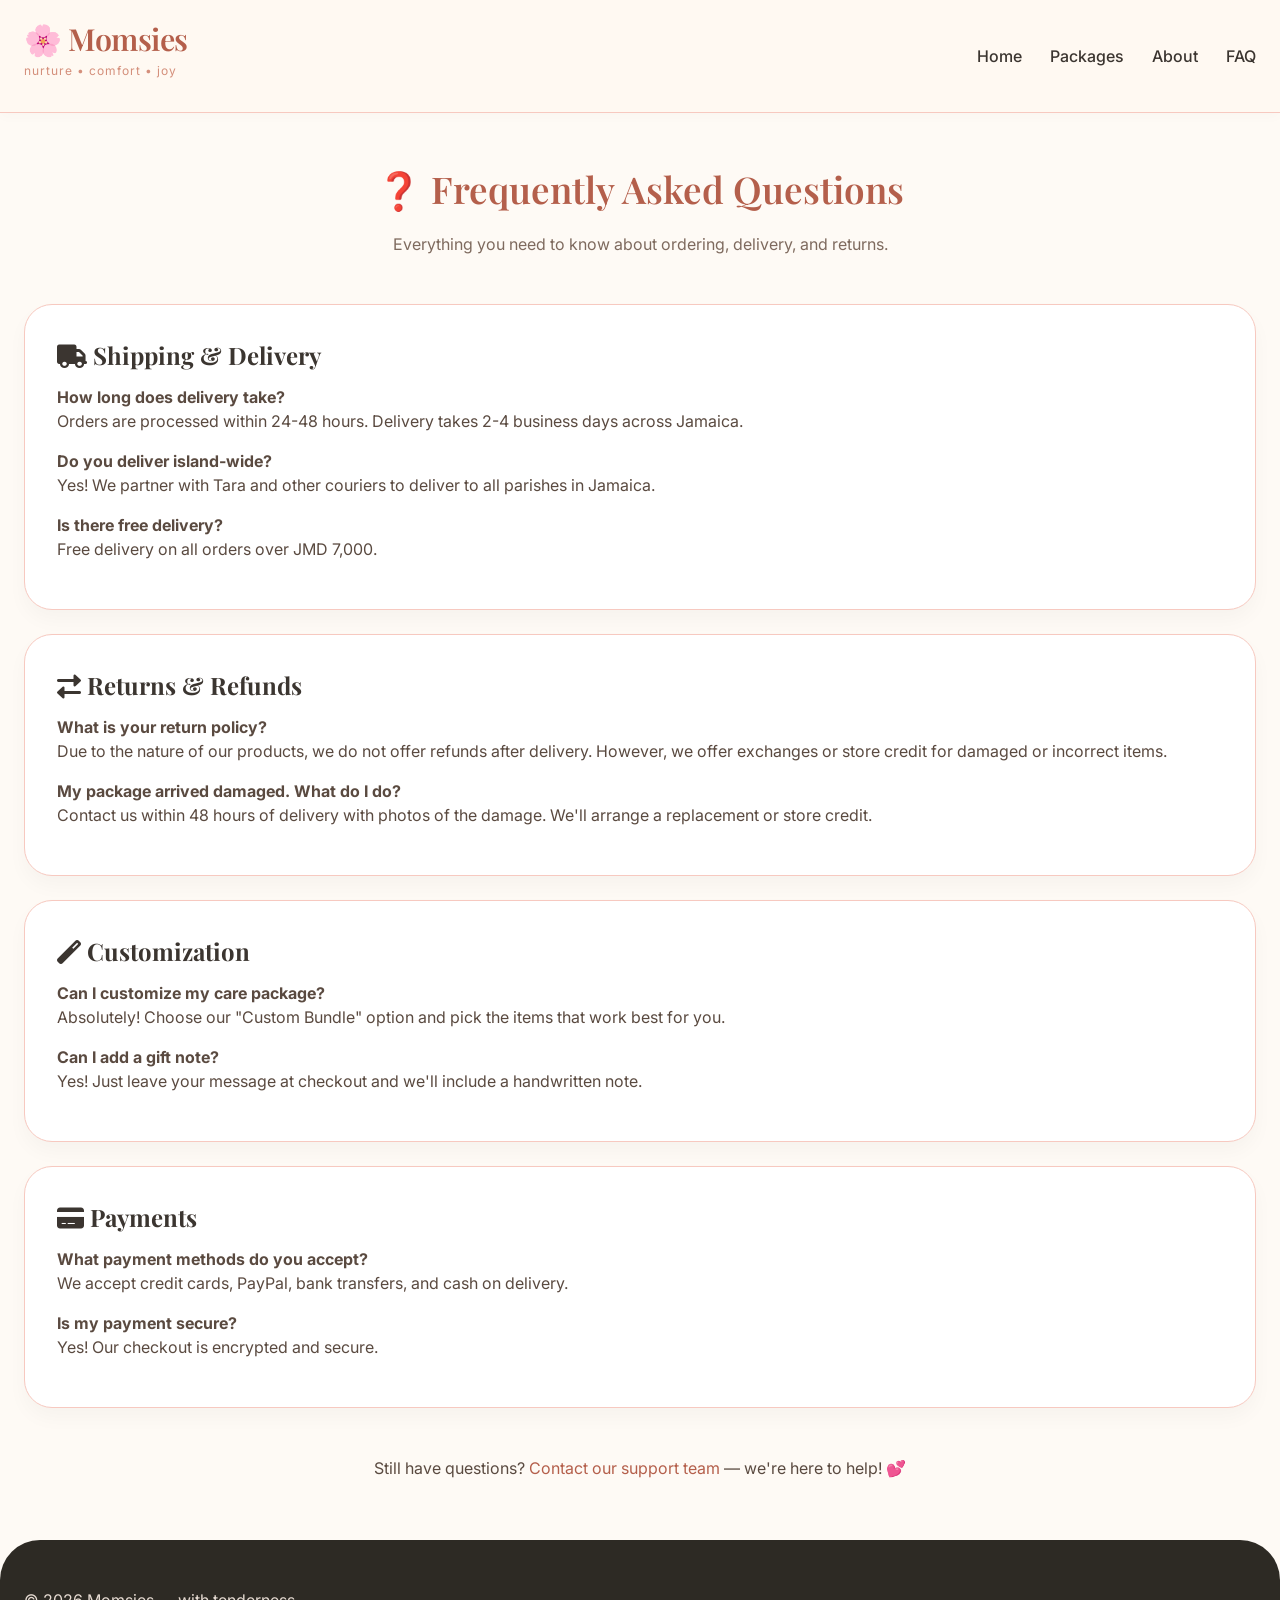
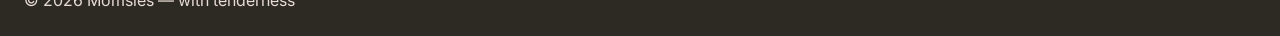
<file: faq.html>
<!DOCTYPE html>
<html lang="en">

<head>
    <meta charset="UTF-8">
    <meta name="viewport" content="width=device-width, initial-scale=1.0">
    <title>FAQ — Momsies</title>
    <link
        href="https://fonts.googleapis.com/css2?family=Inter:wght@300;400;500;600;700&family=Playfair+Display:wght@400;500;600;700&display=swap"
        rel="stylesheet">
    <link rel="stylesheet" href="https://cdnjs.cloudflare.com/ajax/libs/font-awesome/6.0.0-beta3/css/all.min.css">
    <link rel="stylesheet" href="style.css">
</head>

<body>
    <div class="navbar">
        <div class="container nav-flex">
            <div class="logo">
                <h1>🌸 Momsies</h1>
                <p>nurture • comfort • joy</p>
            </div>
            <ul class="nav-links">
                <li><a href="index.html">Home</a></li>
                <li><a href="category.html">Packages</a></li>
                <li><a href="about.html">About</a></li>
                <li><a href="faq.html">FAQ</a></li>
            </ul>
        </div>
    </div>

    <div class="container" style="margin: 48px auto;">
        <h1 class="section-title">❓ Frequently Asked Questions</h1>
        <p class="section-sub">Everything you need to know about ordering, delivery, and returns.</p>

        <div class="card" style="margin-bottom: 24px;">
            <h3><i class="fas fa-truck"></i> Shipping & Delivery</h3>
            <p><strong>How long does delivery take?</strong><br>Orders are processed within 24-48 hours. Delivery takes
                2-4 business days across Jamaica.</p>
            <p><strong>Do you deliver island-wide?</strong><br>Yes! We partner with Tara and other couriers to deliver
                to all parishes in Jamaica.</p>
            <p><strong>Is there free delivery?</strong><br>Free delivery on all orders over JMD 7,000.</p>
        </div>

        <div class="card" style="margin-bottom: 24px;">
            <h3><i class="fas fa-exchange-alt"></i> Returns & Refunds</h3>
            <p><strong>What is your return policy?</strong><br>Due to the nature of our products, we do not offer
                refunds after delivery. However, we offer exchanges or store credit for damaged or incorrect items.</p>
            <p><strong>My package arrived damaged. What do I do?</strong><br>Contact us within 48 hours of delivery with
                photos of the damage. We'll arrange a replacement or store credit.</p>
        </div>

        <div class="card" style="margin-bottom: 24px;">
            <h3><i class="fas fa-magic"></i> Customization</h3>
            <p><strong>Can I customize my care package?</strong><br>Absolutely! Choose our "Custom Bundle" option and
                pick the items that work best for you.</p>
            <p><strong>Can I add a gift note?</strong><br>Yes! Just leave your message at checkout and we'll include a
                handwritten note.</p>
        </div>

        <div class="card">
            <h3><i class="fas fa-credit-card"></i> Payments</h3>
            <p><strong>What payment methods do you accept?</strong><br>We accept credit cards, PayPal, bank transfers,
                and cash on delivery.</p>
            <p><strong>Is my payment secure?</strong><br>Yes! Our checkout is encrypted and secure.</p>
        </div>

        <div style="text-align: center; margin-top: 48px;">
            <p>Still have questions? <a href="contact.html">Contact our support team</a> — we're here to help! 💕</p>
        </div>
    </div>

    <footer>
        <div class="container footer-grid">
            <div>© 2026 Momsies — with tenderness</div>
        </div>
    </footer>
</body>

</html>
</file>
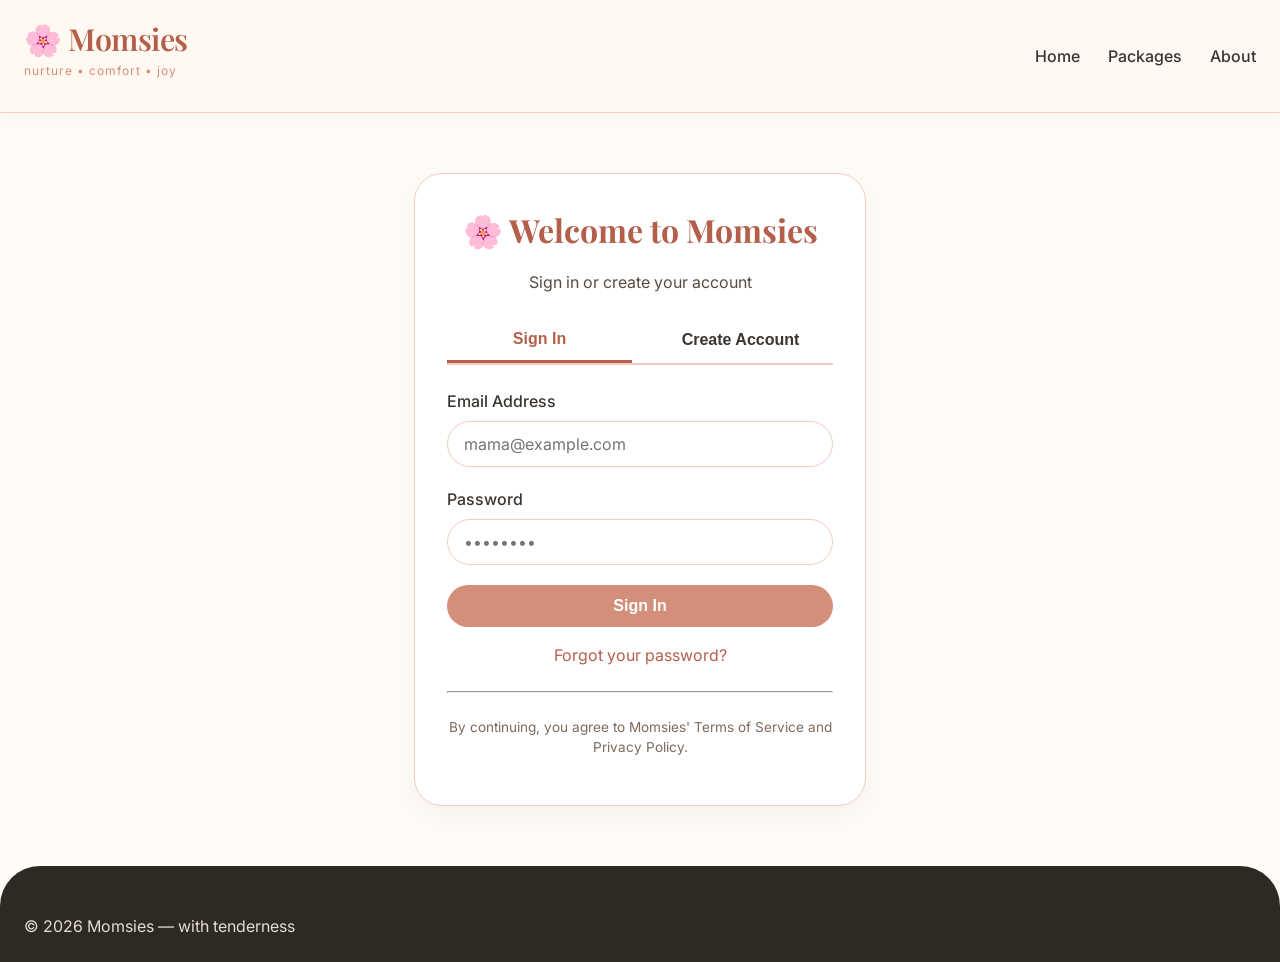
<file: login.html>
<!DOCTYPE html>
<html lang="en">

<head>
    <meta charset="UTF-8">
    <meta name="viewport" content="width=device-width, initial-scale=1.0">
    <title>Sign In — Momsies</title>
    <link
        href="https://fonts.googleapis.com/css2?family=Inter:wght@300;400;500;600;700&family=Playfair+Display:wght@400;500;600;700&display=swap"
        rel="stylesheet">
    <link rel="stylesheet" href="https://cdnjs.cloudflare.com/ajax/libs/font-awesome/6.0.0-beta3/css/all.min.css">
    <link rel="stylesheet" href="style.css">
    <style>
        .toggle-buttons {
            display: flex;
            gap: 16px;
            margin-bottom: 24px;
            border-bottom: 2px solid var(--blush);
        }

        .toggle-btn {
            flex: 1;
            background: none;
            border: none;
            padding: 12px;
            font-size: 1rem;
            font-weight: 600;
            cursor: pointer;
            color: var(--charcoal);
            transition: all 0.2s ease;
        }

        .toggle-btn.active {
            color: var(--deep-terracotta);
            border-bottom: 3px solid var(--deep-terracotta);
        }

        .form-panel {
            display: none;
        }

        .form-panel.active-panel {
            display: block;
        }

        .error-message {
            color: #d9534f;
            font-size: 0.8rem;
            margin-top: 5px;
            display: none;
        }

        .success-message {
            color: var(--sage);
            font-size: 0.8rem;
            margin-top: 5px;
            display: none;
        }
    </style>
</head>

<body>
    <div class="navbar">
        <div class="container nav-flex">
            <div class="logo">
                <h1>🌸 Momsies</h1>
                <p>nurture • comfort • joy</p>
            </div>
            <ul class="nav-links">
                <li><a href="index.html">Home</a></li>
                <li><a href="category.html">Packages</a></li>
                <li><a href="about.html">About</a></li>
            </ul>
        </div>
    </div>

    <div class="container" style="max-width: 500px; margin: 60px auto;">
        <div class="card">
            <h2 style="text-align: center;">🌸 Welcome to Momsies</h2>
            <p style="text-align: center; margin-bottom: 24px;">Sign in or create your account</p>

            <div class="toggle-buttons">
                <button class="toggle-btn active" id="showLoginBtn">Sign In</button>
                <button class="toggle-btn" id="showRegisterBtn">Create Account</button>
            </div>

            <div id="loginPanel" class="form-panel active-panel">
                <div class="form-group">
                    <label>Email Address</label>
                    <input type="email" id="loginEmail" placeholder="mama@example.com">
                    <div class="error-message" id="loginEmailError">Please enter a valid email address with @</div>
                </div>
                <div class="form-group">
                    <label>Password</label>
                    <input type="password" id="loginPassword" placeholder="••••••••">
                    <div class="error-message" id="loginPasswordError">Password is required</div>
                </div>
                <button class="btn-primary" style="width: 100%;" onclick="handleLogin()">Sign In</button>
                <p style="text-align: center; margin-top: 16px;"><a href="#" onclick="showForgotPassword()">Forgot your
                        password?</a></p>
            </div>

            <div id="registerPanel" class="form-panel">
                <div class="form-group">
                    <label>Full Name</label>
                    <input type="text" id="regName" placeholder="Mama Johnson">
                    <div class="error-message" id="regNameError">Name is required</div>
                </div>
                <div class="form-group">
                    <label>Email Address</label>
                    <input type="email" id="regEmail" placeholder="mama@example.com">
                    <div class="error-message" id="regEmailError">Please enter a valid email address with @</div>
                    <div class="success-message" id="regEmailSuccess"></div>
                </div>
                <div class="form-group">
                    <label>Password</label>
                    <input type="password" id="regPassword" placeholder="At least 6 characters">
                    <div class="error-message" id="regPasswordError">Password must be at least 6 characters</div>
                </div>
                <div class="form-group">
                    <label>Confirm Password</label>
                    <input type="password" id="regConfirmPassword" placeholder="Confirm your password">
                    <div class="error-message" id="regConfirmError">Passwords do not match</div>
                </div>
                <button class="btn-primary" style="width: 100%;" onclick="handleRegister()">Create Account</button>
            </div>

            <hr style="margin: 24px 0;">
            <p style="text-align: center; font-size: 0.85rem; color: #7e6a5e;">By continuing, you agree to Momsies'
                Terms of Service and Privacy Policy.</p>
        </div>
    </div>

    <footer>
        <div class="container footer-grid">
            <div>© 2026 Momsies — with tenderness</div>
        </div>
    </footer>

    <script>
        const showLoginBtn = document.getElementById('showLoginBtn');
        const showRegisterBtn = document.getElementById('showRegisterBtn');
        const loginPanel = document.getElementById('loginPanel');
        const registerPanel = document.getElementById('registerPanel');

        showLoginBtn.addEventListener('click', () => {
            showLoginBtn.classList.add('active');
            showRegisterBtn.classList.remove('active');
            loginPanel.classList.add('active-panel');
            registerPanel.classList.remove('active-panel');
        });

        showRegisterBtn.addEventListener('click', () => {
            showRegisterBtn.classList.add('active');
            showLoginBtn.classList.remove('active');
            registerPanel.classList.add('active-panel');
            loginPanel.classList.remove('active-panel');
        });

        function isValidEmail(email) {
            return email && email.includes('@') && email.length > 3;
        }

        function handleLogin() {
            const email = document.getElementById('loginEmail').value.trim();
            const password = document.getElementById('loginPassword').value;
            const emailError = document.getElementById('loginEmailError');
            const passwordError = document.getElementById('loginPasswordError');

            let isValid = true;

            if (!isValidEmail(email)) {
                emailError.style.display = 'block';
                isValid = false;
            } else {
                emailError.style.display = 'none';
            }

            if (!password) {
                passwordError.style.display = 'block';
                isValid = false;
            } else {
                passwordError.style.display = 'none';
            }

            if (isValid) {
                const users = JSON.parse(localStorage.getItem('momsiesUsers')) || [];
                const user = users.find(u => u.email === email && u.password === password);

                if (user) {
                    localStorage.setItem('momsiesLoggedInUser', JSON.stringify({
                        email: user.email,
                        name: user.name
                    }));
                    alert('🌸 Welcome back, ' + user.name + '!');
                    window.location.href = 'index.html';
                } else {
                    alert('❌ Invalid email or password. Please try again or create an account.');
                }
            }
        }

        function handleRegister() {
            const name = document.getElementById('regName').value.trim();
            const email = document.getElementById('regEmail').value.trim();
            const password = document.getElementById('regPassword').value;
            const confirmPassword = document.getElementById('regConfirmPassword').value;

            const nameError = document.getElementById('regNameError');
            const emailError = document.getElementById('regEmailError');
            const passwordError = document.getElementById('regPasswordError');
            const confirmError = document.getElementById('regConfirmError');

            let isValid = true;

            if (!name) {
                nameError.style.display = 'block';
                isValid = false;
            } else {
                nameError.style.display = 'none';
            }

            if (!isValidEmail(email)) {
                emailError.style.display = 'block';
                isValid = false;
            } else {
                emailError.style.display = 'none';
                const users = JSON.parse(localStorage.getItem('momsiesUsers')) || [];
                if (users.find(u => u.email === email)) {
                    emailError.textContent = 'This email is already registered. Please sign in.';
                    emailError.style.display = 'block';
                    isValid = false;
                } else {
                    emailError.style.display = 'none';
                }
            }

            if (password.length < 6) {
                passwordError.style.display = 'block';
                isValid = false;
            } else {
                passwordError.style.display = 'none';
            }

            if (password !== confirmPassword) {
                confirmError.style.display = 'block';
                isValid = false;
            } else {
                confirmError.style.display = 'none';
            }

            if (isValid) {
                const users = JSON.parse(localStorage.getItem('momsiesUsers')) || [];
                users.push({
                    name: name,
                    email: email,
                    password: password,
                    joinDate: new Date().toLocaleDateString()
                });
                localStorage.setItem('momsiesUsers', JSON.stringify(users));

                alert('🎉 Account created successfully, ' + name + '! Please sign in.');

                showLoginBtn.classList.add('active');
                showRegisterBtn.classList.remove('active');
                loginPanel.classList.add('active-panel');
                registerPanel.classList.remove('active-panel');

                document.getElementById('loginEmail').value = email;

                document.getElementById('regName').value = '';
                document.getElementById('regEmail').value = '';
                document.getElementById('regPassword').value = '';
                document.getElementById('regConfirmPassword').value = '';
            }
        }

        function showForgotPassword() {
            alert('📧 Please contact hello@momsiesja.com to reset your password.');
        }

        document.getElementById('regEmail').addEventListener('input', function () {
            const email = this.value.trim();
            const emailError = document.getElementById('regEmailError');
            const emailSuccess = document.getElementById('regEmailSuccess');

            if (email && email.includes('@')) {
                emailError.style.display = 'none';
                emailSuccess.textContent = '✓ Valid email address';
                emailSuccess.style.display = 'block';
            } else if (email && !email.includes('@')) {
                emailError.textContent = 'Please enter a valid email address with @';
                emailError.style.display = 'block';
                emailSuccess.style.display = 'none';
            } else {
                emailError.style.display = 'none';
                emailSuccess.style.display = 'none';
            }
        });

        document.getElementById('regConfirmPassword').addEventListener('input', function () {
            const password = document.getElementById('regPassword').value;
            const confirm = this.value;
            const confirmError = document.getElementById('regConfirmError');

            if (confirm && password !== confirm) {
                confirmError.style.display = 'block';
            } else {
                confirmError.style.display = 'none';
            }
        });
    </script>
</body>

</html>
</file>
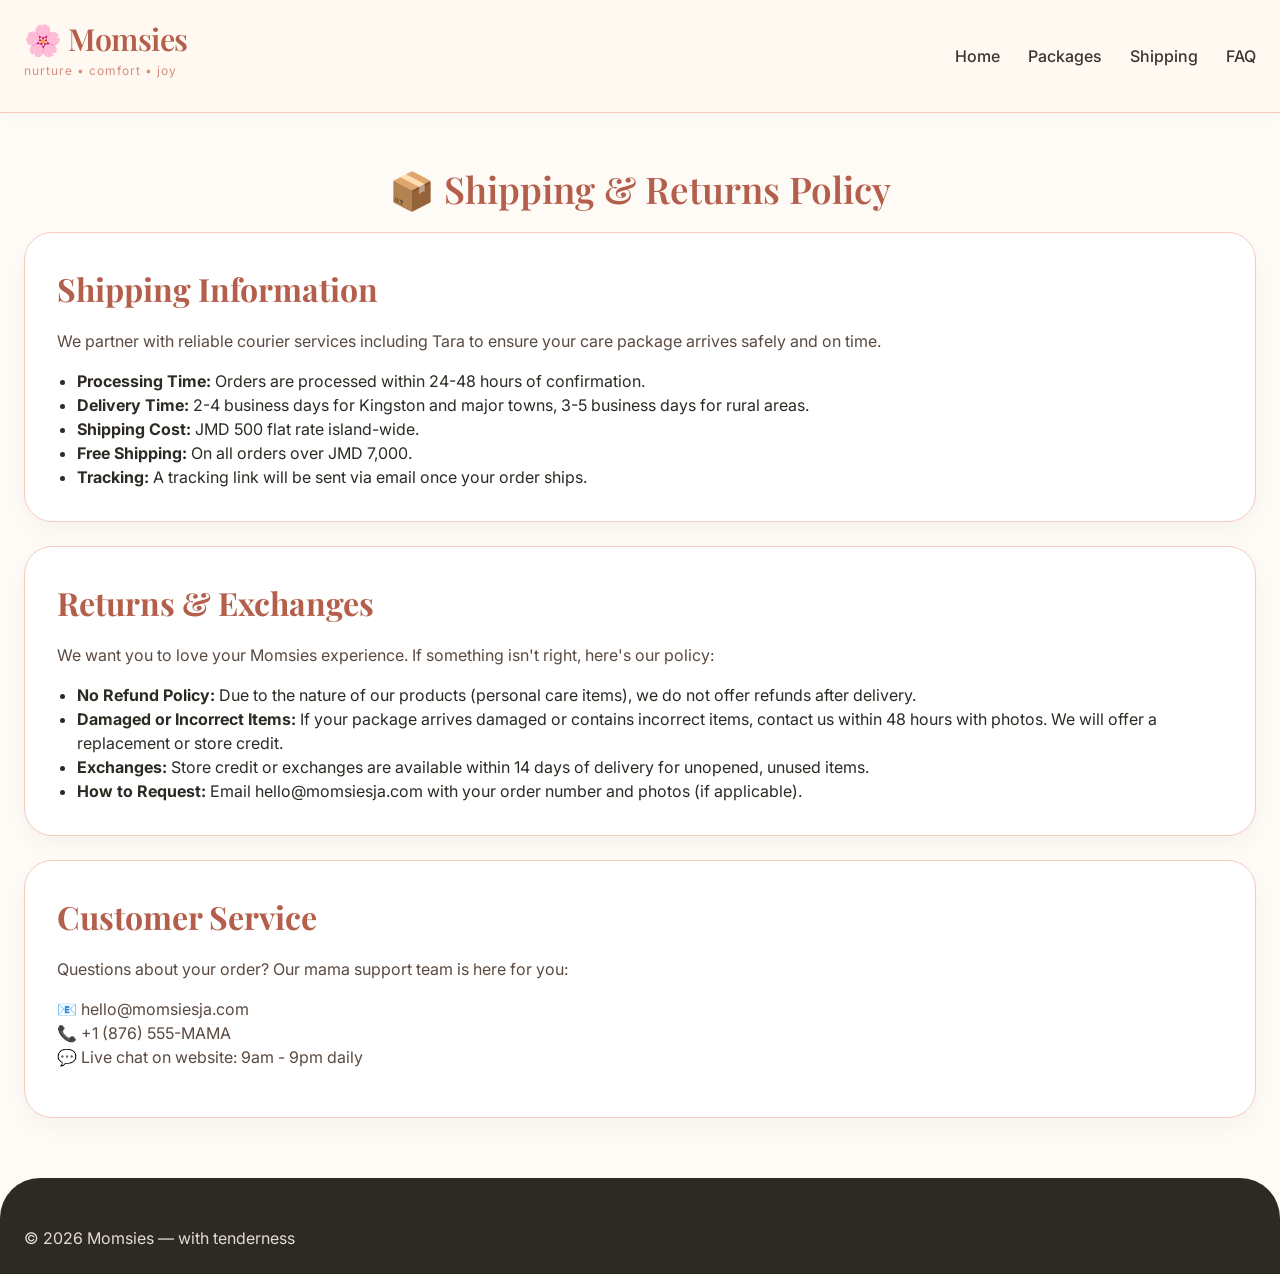
<file: shipping.html>
<!DOCTYPE html>
<html lang="en">

<head>
    <meta charset="UTF-8">
    <meta name="viewport" content="width=device-width, initial-scale=1.0">
    <title>Shipping & Returns — Momsies</title>
    <link
        href="https://fonts.googleapis.com/css2?family=Inter:wght@300;400;500;600;700&family=Playfair+Display:wght@400;500;600;700&display=swap"
        rel="stylesheet">
    <link rel="stylesheet" href="https://cdnjs.cloudflare.com/ajax/libs/font-awesome/6.0.0-beta3/css/all.min.css">
    <link rel="stylesheet" href="style.css">
</head>

<body>
    <div class="navbar">
        <div class="container nav-flex">
            <div class="logo">
                <h1>🌸 Momsies</h1>
                <p>nurture • comfort • joy</p>
            </div>
            <ul class="nav-links">
                <li><a href="index.html">Home</a></li>
                <li><a href="category.html">Packages</a></li>
                <li><a href="shipping.html">Shipping</a></li>
                <li><a href="faq.html">FAQ</a></li>
            </ul>
        </div>
    </div>

    <div class="container" style="margin: 48px auto;">
        <h1 class="section-title">📦 Shipping & Returns Policy</h1>

        <div class="card" style="margin-bottom: 24px;">
            <h2>Shipping Information</h2>
            <p>We partner with reliable courier services including Tara to ensure your care package arrives safely and
                on time.</p>
            <ul style="margin-left: 20px; margin-top: 16px;">
                <li><strong>Processing Time:</strong> Orders are processed within 24-48 hours of confirmation.</li>
                <li><strong>Delivery Time:</strong> 2-4 business days for Kingston and major towns, 3-5 business days
                    for rural areas.</li>
                <li><strong>Shipping Cost:</strong> JMD 500 flat rate island-wide.</li>
                <li><strong>Free Shipping:</strong> On all orders over JMD 7,000.</li>
                <li><strong>Tracking:</strong> A tracking link will be sent via email once your order ships.</li>
            </ul>
        </div>

        <div class="card" style="margin-bottom: 24px;">
            <h2>Returns & Exchanges</h2>
            <p>We want you to love your Momsies experience. If something isn't right, here's our policy:</p>
            <ul style="margin-left: 20px; margin-top: 16px;">
                <li><strong>No Refund Policy:</strong> Due to the nature of our products (personal care items), we do
                    not offer refunds after delivery.</li>
                <li><strong>Damaged or Incorrect Items:</strong> If your package arrives damaged or contains incorrect
                    items, contact us within 48 hours with photos. We will offer a replacement or store credit.</li>
                <li><strong>Exchanges:</strong> Store credit or exchanges are available within 14 days of delivery for
                    unopened, unused items.</li>
                <li><strong>How to Request:</strong> Email hello@momsiesja.com with your order number and photos (if
                    applicable).</li>
            </ul>
        </div>

        <div class="card">
            <h2>Customer Service</h2>
            <p>Questions about your order? Our mama support team is here for you:</p>
            <p>📧 hello@momsiesja.com<br>📞 +1 (876) 555-MAMA<br>💬 Live chat on website: 9am - 9pm daily</p>
        </div>
    </div>

    <footer>
        <div class="container footer-grid">
            <div>© 2026 Momsies — with tenderness</div>
        </div>
    </footer>
</body>

</html>
</file>
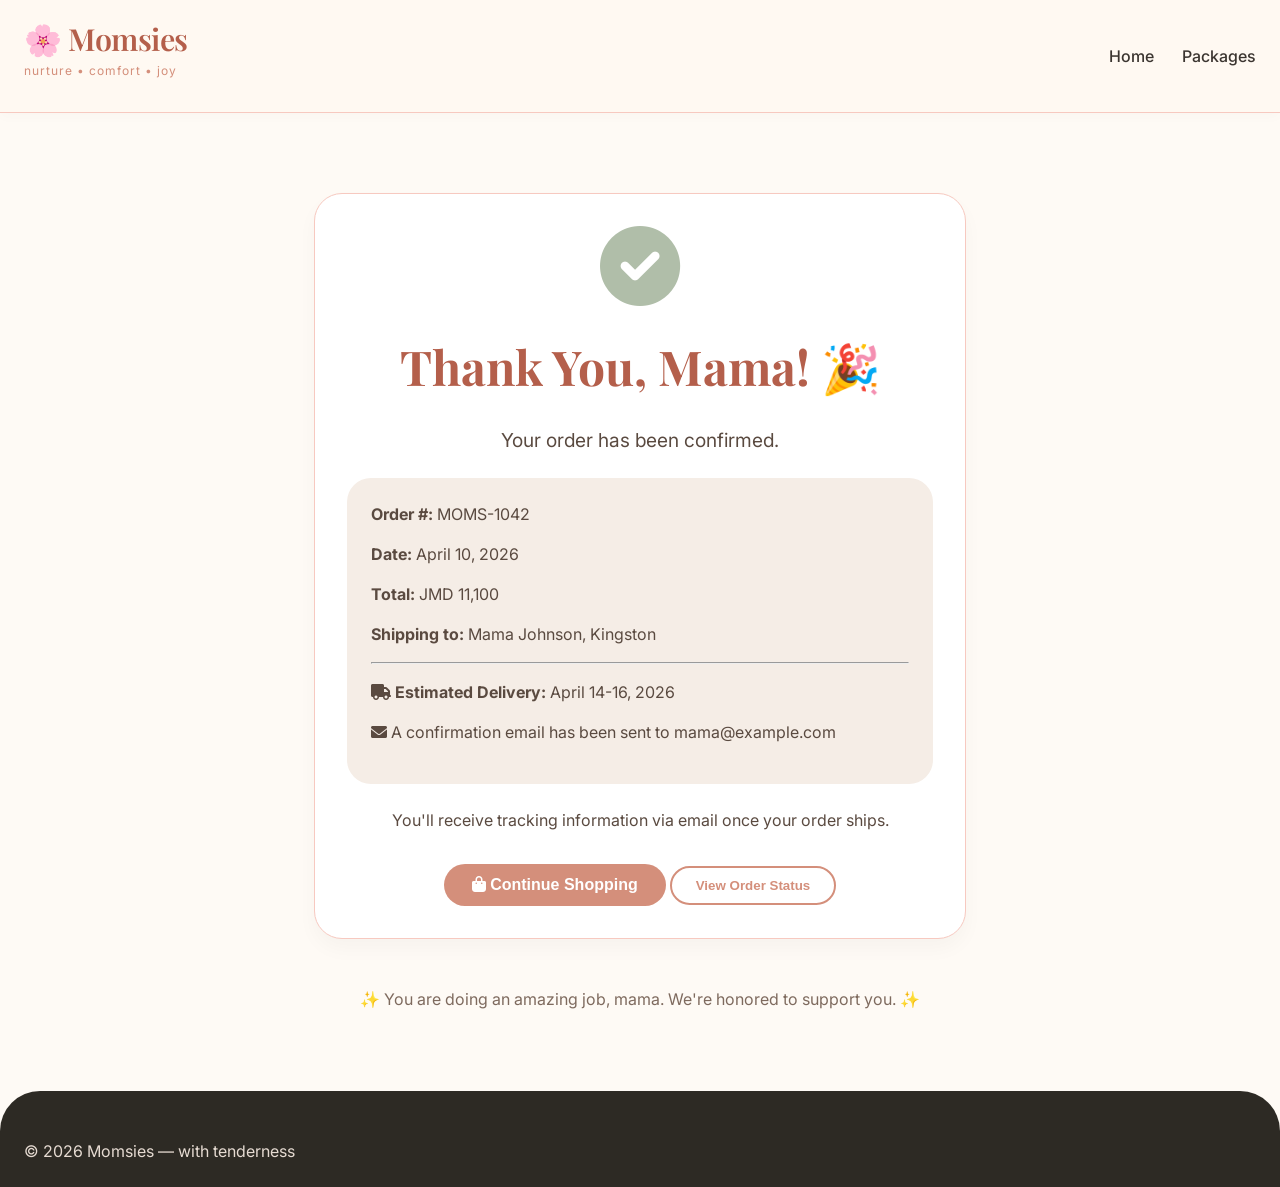
<file: thank-you.html>
<!DOCTYPE html>
<html lang="en">

<head>
    <meta charset="UTF-8">
    <meta name="viewport" content="width=device-width, initial-scale=1.0">
    <title>Thank You — Momsies</title>
    <link
        href="https://fonts.googleapis.com/css2?family=Inter:wght@300;400;500;600;700&family=Playfair+Display:wght@400;500;600;700&display=swap"
        rel="stylesheet">
    <link rel="stylesheet" href="https://cdnjs.cloudflare.com/ajax/libs/font-awesome/6.0.0-beta3/css/all.min.css">
    <link rel="stylesheet" href="style.css">
</head>

<body>
    <div class="navbar">
        <div class="container nav-flex">
            <div class="logo">
                <h1>🌸 Momsies</h1>
                <p>nurture • comfort • joy</p>
            </div>
            <ul class="nav-links">
                <li><a href="index.html">Home</a></li>
                <li><a href="category.html">Packages</a></li>
            </ul>
        </div>
    </div>

    <div class="container" style="max-width: 700px; margin: 80px auto; text-align: center;">
        <div class="card">
            <i class="fas fa-check-circle" style="font-size: 5rem; color: var(--sage);"></i>
            <h1 style="margin: 24px 0;">Thank You, Mama! 🎉</h1>
            <p style="font-size: 1.2rem;">Your order has been confirmed.</p>

            <div
                style="background: var(--warm-gray); border-radius: 24px; padding: 24px; margin: 24px 0; text-align: left;">
                <p><strong>Order #:</strong> MOMS-1042</p>
                <p><strong>Date:</strong> April 10, 2026</p>
                <p><strong>Total:</strong> JMD 11,100</p>
                <p><strong>Shipping to:</strong> Mama Johnson, Kingston</p>
                <hr style="margin: 16px 0;">
                <p><i class="fas fa-truck"></i> <strong>Estimated Delivery:</strong> April 14-16, 2026</p>
                <p><i class="fas fa-envelope"></i> A confirmation email has been sent to mama@example.com</p>
            </div>

            <p>You'll receive tracking information via email once your order ships.</p>

            <div style="margin-top: 32px;">
                <a href="category.html"><button class="btn-primary"><i class="fas fa-shopping-bag"></i> Continue
                        Shopping</button></a>
                <a href="account.html"><button class="btn-secondary">View Order Status</button></a>
            </div>
        </div>

        <div style="margin-top: 48px;">
            <p style="color: #7e6a5e;">✨ You are doing an amazing job, mama. We're honored to support you. ✨</p>
        </div>
    </div>

    <footer>
        <div class="container footer-grid">
            <div>© 2026 Momsies — with tenderness</div>
        </div>
    </footer>
</body>

</html>
</file>
<file: style.css>
/* -------------------------------------------
   Momsies - Master Stylesheet
   Colors: Warm, motherly, positive
   Last Updated: April 10, 2026
   ------------------------------------------- */

* {
    margin: 0;
    padding: 0;
    box-sizing: border-box;
}

body {
    font-family: 'Inter', 'Segoe UI', Tahoma, Geneva, Verdana, sans-serif;
    background: #fefaf5;
    color: #2d2a24;
    line-height: 1.5;
}

/* Color Variables */
:root {
    --blush: #f7c9c0;
    --soft-mauve: #e9b6af;
    --dusty-rose: #d48f7b;
    --deep-terracotta: #b45f4b;
    --cream: #fff9f2;
    --warm-gray: #f5ede6;
    --charcoal: #3b3530;
    --gold-accent: #e3b87c;
    --sage: #b0bea9;
    --honey: #f5d7b3;
}

/* Container */
.container {
    max-width: 1280px;
    margin: 0 auto;
    padding: 0 24px;
}

/* Typography */
h1,
h2,
h3,
.logo-font {
    font-family: 'Playfair Display', 'Georgia', 'Times New Roman', serif;
}

h1 {
    font-size: 3rem;
    color: var(--deep-terracotta);
    margin-bottom: 1rem;
}

h2 {
    font-size: 2rem;
    color: var(--deep-terracotta);
    margin-bottom: 1rem;
}

h3 {
    font-size: 1.5rem;
    margin-bottom: 0.75rem;
    color: var(--charcoal);
}

p {
    margin-bottom: 1rem;
    color: #5a4a40;
}

a {
    text-decoration: none;
    color: var(--deep-terracotta);
    transition: color 0.2s ease;
}

a:hover {
    color: var(--dusty-rose);
}

/* Section Titles */
.section-title {
    text-align: center;
    font-family: 'Playfair Display', serif;
    font-size: 2.3rem;
    font-weight: 600;
    color: var(--deep-terracotta);
    margin-bottom: 16px;
}

.section-sub {
    text-align: center;
    color: #7e6a5e;
    max-width: 680px;
    margin: 0 auto 48px;
}

/* Buttons */
.btn-primary {
    background: var(--dusty-rose);
    color: white;
    padding: 12px 28px;
    border-radius: 40px;
    font-weight: 600;
    border: none;
    cursor: pointer;
    transition: all 0.2s ease;
    font-size: 1rem;
    display: inline-block;
    text-align: center;
}

.btn-primary:hover {
    background: var(--deep-terracotta);
    transform: translateY(-2px);
    color: white;
}

.btn-secondary {
    background: transparent;
    border: 2px solid var(--dusty-rose);
    color: var(--dusty-rose);
    padding: 10px 24px;
    border-radius: 40px;
    font-weight: 600;
    cursor: pointer;
    transition: all 0.2s ease;
    display: inline-block;
    text-align: center;
}

.btn-secondary:hover {
    background: var(--dusty-rose);
    color: white;
}

.btn-outline {
    background: transparent;
    border: 1px solid var(--deep-terracotta);
    color: var(--deep-terracotta);
    padding: 8px 20px;
    border-radius: 40px;
    cursor: pointer;
    transition: all 0.2s ease;
}

.btn-outline:hover {
    background: var(--deep-terracotta);
    color: white;
}

.btn-block {
    display: block;
    width: 100%;
}

/* Navigation Bar */
.navbar {
    background: rgba(255, 249, 242, 0.96);
    backdrop-filter: blur(10px);
    position: sticky;
    top: 0;
    z-index: 100;
    padding: 16px 0;
    border-bottom: 1px solid var(--blush);
    box-shadow: 0 4px 12px rgba(0, 0, 0, 0.02);
}

.nav-flex {
    display: flex;
    justify-content: space-between;
    align-items: center;
    flex-wrap: wrap;
    gap: 20px;
}

.logo h1 {
    font-size: 1.9rem;
    font-weight: 600;
    color: var(--deep-terracotta);
    letter-spacing: -0.5px;
    margin-bottom: 0;
}

.logo p {
    font-size: 0.75rem;
    color: var(--dusty-rose);
    letter-spacing: 1px;
}

.nav-links {
    display: flex;
    gap: 28px;
    list-style: none;
    flex-wrap: wrap;
}

.nav-links a {
    text-decoration: none;
    font-weight: 500;
    color: var(--charcoal);
    transition: 0.2s;
}

.nav-links a:hover {
    color: var(--deep-terracotta);
    border-bottom: 2px solid var(--gold-accent);
}

/* Hero Section */
.hero {
    background: linear-gradient(120deg, #fff3eb 0%, #fee9e2 100%);
    border-radius: 0 0 50px 50px;
    padding: 60px 0 80px;
    margin-bottom: 40px;
}

.hero-grid {
    display: flex;
    flex-wrap: wrap;
    align-items: center;
    gap: 40px;
}

.hero-content {
    flex: 1;
}

.hero-badge {
    background: var(--gold-accent);
    display: inline-block;
    padding: 6px 16px;
    border-radius: 40px;
    font-size: 0.8rem;
    font-weight: 600;
    color: #3b2a24;
    margin-bottom: 20px;
}

.hero-content h1 {
    font-size: 3.4rem;
    line-height: 1.2;
    margin-bottom: 20px;
}

.hero-content p {
    font-size: 1.2rem;
    color: #5a4a40;
    margin-bottom: 30px;
}

.hero-image {
    flex: 1;
    text-align: center;
}

.hero-image img {
    max-width: 100%;
    border-radius: 32px;
    box-shadow: 0 20px 40px rgba(0, 0, 0, 0.1);
}

/* Product Grid */
.product-grid {
    display: grid;
    grid-template-columns: repeat(auto-fit, minmax(280px, 1fr));
    gap: 32px;
    margin: 40px 0;
}

.product-card {
    background: white;
    border-radius: 32px;
    padding: 24px;
    box-shadow: 0 15px 30px rgba(0, 0, 0, 0.03);
    transition: all 0.25s ease;
    border: 1px solid var(--blush);
    text-align: center;
}

.product-card:hover {
    transform: translateY(-8px);
    box-shadow: 0 25px 35px rgba(180, 95, 75, 0.08);
    border-color: var(--gold-accent);
}

.product-img {
    width: 100%;
    border-radius: 24px;
    height: 220px;
    object-fit: cover;
    margin-bottom: 16px;
}

.product-icon {
    font-size: 3rem;
    color: var(--dusty-rose);
    margin-bottom: 16px;
}

.product-card h3 {
    font-size: 1.4rem;
    font-weight: 600;
    margin-bottom: 12px;
}

.price {
    font-weight: 700;
    color: var(--deep-terracotta);
    font-size: 1.4rem;
    margin: 12px 0;
}

.original-price {
    text-decoration: line-through;
    color: #aaa;
    font-size: 0.9rem;
    margin-right: 8px;
}

.tag {
    background: var(--cream);
    display: inline-block;
    padding: 5px 12px;
    border-radius: 30px;
    font-size: 0.75rem;
    font-weight: 500;
    margin: 8px 0;
}

/* Cart Table */
.cart-table {
    width: 100%;
    border-collapse: collapse;
    background: white;
    border-radius: 28px;
    overflow: hidden;
}

.cart-table th,
.cart-table td {
    padding: 16px;
    text-align: left;
    border-bottom: 1px solid var(--blush);
}

.cart-table th {
    background: var(--warm-gray);
    color: var(--deep-terracotta);
    font-weight: 600;
}

.cart-summary {
    background: var(--warm-gray);
    border-radius: 28px;
    padding: 24px;
    margin-top: 24px;
}

.cart-summary h3 {
    margin-bottom: 16px;
    border-bottom: 1px solid var(--blush);
    padding-bottom: 8px;
}

/* Checkout Page */
.checkout-grid {
    display: grid;
    grid-template-columns: 1fr 380px;
    gap: 32px;
}

@media (max-width: 768px) {
    .checkout-grid {
        grid-template-columns: 1fr;
    }
}

.form-group {
    margin-bottom: 20px;
}

.form-group label {
    display: block;
    margin-bottom: 8px;
    font-weight: 500;
    color: var(--charcoal);
}

.form-group input,
.form-group select,
.form-group textarea {
    width: 100%;
    padding: 12px 16px;
    border: 1px solid var(--blush);
    border-radius: 24px;
    font-family: inherit;
    font-size: 1rem;
    transition: border 0.2s ease;
}

.form-group input:focus,
.form-group select:focus,
.form-group textarea:focus {
    outline: none;
    border-color: var(--dusty-rose);
}

.order-summary {
    background: var(--warm-gray);
    border-radius: 28px;
    padding: 24px;
    position: sticky;
    top: 100px;
}

.order-summary h3 {
    margin-bottom: 16px;
    border-bottom: 1px solid var(--blush);
    padding-bottom: 8px;
}

.order-item {
    display: flex;
    justify-content: space-between;
    margin-bottom: 12px;
}

/* Footer */
footer {
    background: #2d2a24;
    color: #e6dbd2;
    padding: 48px 0 24px;
    margin-top: 60px;
    border-radius: 40px 40px 0 0;
}

.footer-grid {
    display: flex;
    flex-wrap: wrap;
    justify-content: space-between;
    gap: 32px;
}

.footer-grid a {
    color: #e6dbd2;
    text-decoration: none;
}

.footer-grid a:hover {
    color: var(--gold-accent);
}

/* Forms & Cards */
.card {
    background: white;
    border-radius: 28px;
    padding: 32px;
    box-shadow: 0 10px 20px rgba(0, 0, 0, 0.03);
    border: 1px solid var(--blush);
}

/* Utility Classes */
.text-center {
    text-align: center;
}

.mt-1 {
    margin-top: 0.5rem;
}

.mt-2 {
    margin-top: 1rem;
}

.mt-3 {
    margin-top: 1.5rem;
}

.mt-4 {
    margin-top: 2rem;
}

.mt-5 {
    margin-top: 3rem;
}

.mb-1 {
    margin-bottom: 0.5rem;
}

.mb-2 {
    margin-bottom: 1rem;
}

.mb-3 {
    margin-bottom: 1.5rem;
}

.mb-4 {
    margin-bottom: 2rem;
}

.mb-5 {
    margin-bottom: 3rem;
}

.w-100 {
    width: 100%;
}

/* Responsive Design */
@media (max-width: 768px) {
    h1 {
        font-size: 2rem;
    }

    h2 {
        font-size: 1.5rem;
    }

    .hero-content h1 {
        font-size: 2.2rem;
    }

    .section-title {
        font-size: 1.8rem;
    }

    .nav-flex {
        flex-direction: column;
    }

    .nav-links {
        justify-content: center;
    }

    .hero-grid {
        flex-direction: column;
        text-align: center;
    }

    .product-grid {
        grid-template-columns: 1fr;
    }

    .footer-grid {
        flex-direction: column;
        text-align: center;
    }

    .cart-table {
        font-size: 0.85rem;
    }

    .cart-table th,
    .cart-table td {
        padding: 10px;
    }
}

/* Animations */
@keyframes fadeIn {
    from {
        opacity: 0;
        transform: translateY(20px);
    }

    to {
        opacity: 1;
        transform: translateY(0);
    }
}

.product-card {
    animation: fadeIn 0.5s ease forwards;
}

.product-card:nth-child(1) {
    animation-delay: 0.1s;
}

.product-card:nth-child(2) {
    animation-delay: 0.2s;
}

.product-card:nth-child(3) {
    animation-delay: 0.3s;
}

.cart-count {
    background-color: var(--deep-terracotta);
    color: white;
    border-radius: 50%;
    padding: 2px 8px;
    font-size: 12px;
    margin-left: 5px;
    display: inline-flex;
    align-items: center;
    justify-content: center;
    min-width: 20px;
    height: 20px;
}

/* Animation for add to cart */
@keyframes fadeInOut {
    0% {
        opacity: 0;
        transform: translateY(20px);
    }

    15% {
        opacity: 1;
        transform: translateY(0);
    }

    85% {
        opacity: 1;
        transform: translateY(0);
    }

    100% {
        opacity: 0;
        transform: translateY(-20px);
    }
}

/* Cart item image */
.cart-item-img {
    width: 80px;
    height: 80px;
    object-fit: cover;
    border-radius: 16px;
}

/* Quantity input */
.quantity-input {
    width: 70px;
    padding: 8px;
    border-radius: 20px;
    border: 1px solid var(--blush);
    text-align: center;
}

/* Empty cart */
.empty-cart {
    text-align: center;
    padding: 60px 20px;
}

.empty-cart i {
    font-size: 4rem;
    color: var(--dusty-rose);
    margin-bottom: 20px;
}

/* ========================================
   FIXED: Equal height product cards
   HOVER: Bouncing lift effect
   ======================================== */

/* Make all product cards the same height */
.product-grid {
    display: grid;
    grid-template-columns: repeat(auto-fit, minmax(280px, 1fr));
    gap: 32px;
    margin: 40px 0;
    align-items: stretch;
}

.product-card {
    background: white;
    border-radius: 32px;
    padding: 24px;
    box-shadow: 0 15px 30px rgba(0, 0, 0, 0.03);
    transition: all 0.3s ease;
    border: 1px solid var(--blush);
    text-align: center;
    display: flex;
    flex-direction: column;
    height: 100%;
}

/* Fix for product image */
.product-img {
    width: 100%;
    border-radius: 24px;
    height: 220px;
    object-fit: cover;
    margin-bottom: 16px;
}

/* Make description area flexible */
.product-card p {
    flex-grow: 1;
    margin-bottom: 16px;
}

/* Price stays consistent */
.product-card .price {
    margin: 12px 0;
}

/* Button stays at bottom */
.product-card .btn-primary,
.product-card .btn-secondary {
    margin-top: auto;
    width: 100%;
}

/* ========================================
   BOUNCING HOVER EFFECT
   ======================================== */

.product-card:hover {
    transform: translateY(-10px) scale(1.02);
    box-shadow: 0 25px 40px rgba(180, 95, 75, 0.15);
    border-color: var(--gold-accent);
    cursor: pointer;
}

/* Bounce animation on hover */
@keyframes bounce {

    0%,
    100% {
        transform: translateY(-10px) scale(1.02);
    }

    50% {
        transform: translateY(-15px) scale(1.02);
    }
}

.product-card:hover {
    animation: bounce 0.5s ease;
}

/* Button hover effect inside card */
.product-card:hover .btn-primary {
    background: var(--deep-terracotta);
    transform: scale(1.02);
}

/* Image slight zoom on hover */
.product-card:hover .product-img {
    transform: scale(1.02);
    transition: transform 0.3s ease;
}

/* ========================================
   ADDITIONAL CARD FIXES
   ======================================== */

/* Ensure all cards on category page are equal */
.category-grid .product-card {
    height: 100%;
    display: flex;
    flex-direction: column;
}

/* Make tag stay at top */
.tag {
    align-self: center;
    margin-bottom: 12px;
}
</file>
